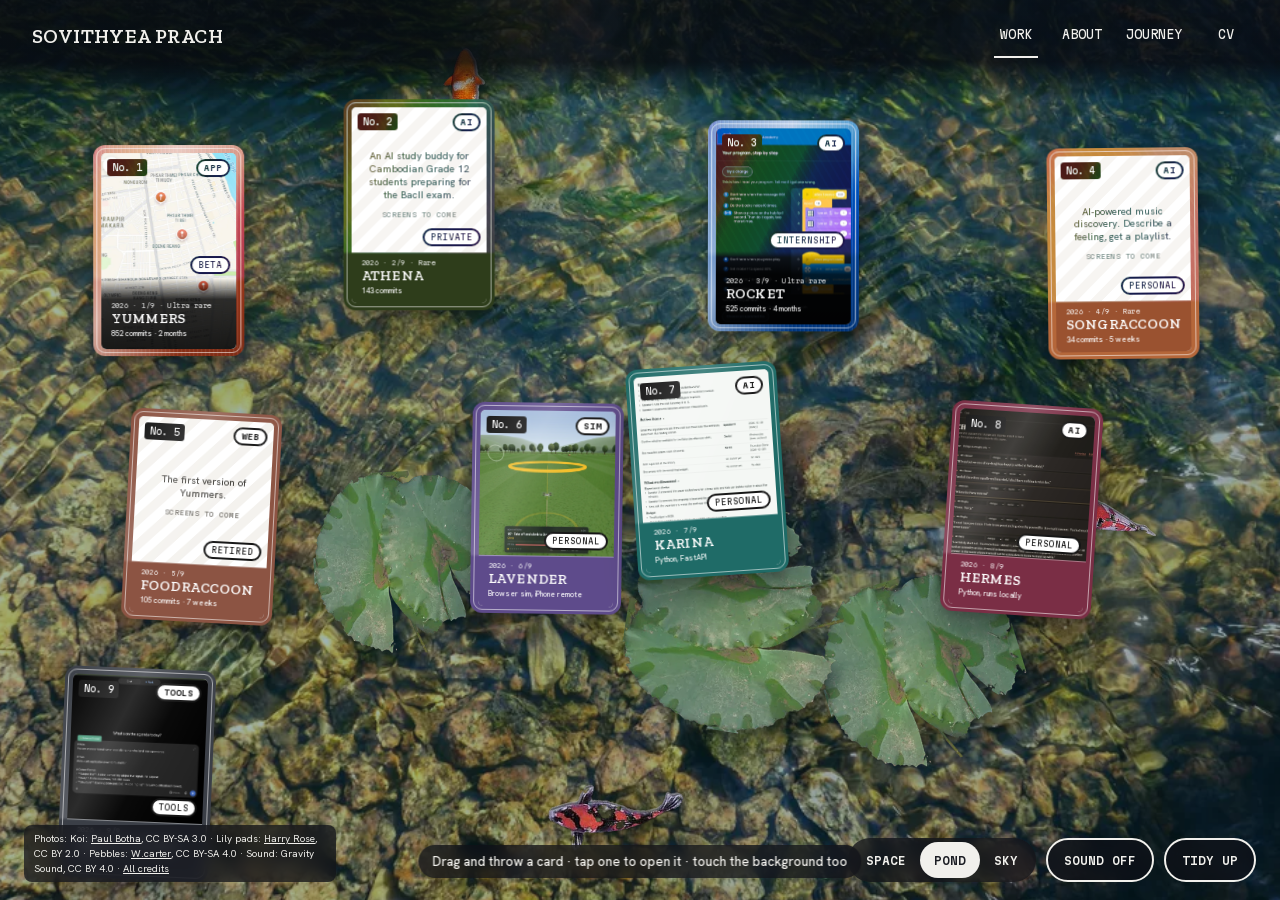
<file: index.html>
<!doctype html>
<html lang="en">
<head>
  <meta charset="utf-8">
  <meta name="viewport" content="width=device-width, initial-scale=1">
  <meta name="color-scheme" content="light dark">
  <title>Sovithyea Prach · Work</title>
  <meta name="description" content="Projects by Sovithyea Prach, Computer Science (AI) at Swinburne: Yummers, Athena, a Rocket Academy internship and more, shown as they really are.">
  <link rel="preload" href="assets/fonts/zilla-slab-700.woff2" as="font" type="font/woff2" crossorigin>
  <link rel="stylesheet" href="css/site.css">
  <script type="module" src="js/main.js"></script>
</head>
<body class="ui-dark">
  <canvas id="scene" aria-hidden="true"></canvas>
  <header class="top">
    <span class="slab site-name">Sovithyea Prach</span>
    <nav aria-label="Site"><a class="mono" href="./" aria-current="page">WORK</a><a class="mono" href="about/">ABOUT</a><a class="mono" href="journey/">JOURNEY</a><a class="mono" href="assets/cv.pdf" target="_blank" rel="noopener">CV</a></nav>
  </header>
  <main>
    <h1 class="visually-hidden">Work</h1>
    <ul class="table" id="cards" aria-label="Projects"></ul>
  </main>
  <section class="panel" id="panel" role="dialog" aria-modal="true" aria-labelledby="panel-title" hidden></section>
  <div class="tools">
    <div class="seg" role="group" aria-label="Scene" id="scene-switch"></div>
    <button class="tool mono" type="button" id="sound" aria-pressed="false">Sound off</button>
    <button class="tool mono" type="button" id="tidy">Tidy up</button>
    <button class="tool mono" type="button" id="shake" hidden>Enable shake</button>
  </div>
  <p class="credit chip" id="credit"></p>
  <p class="hint chip" id="hint">Drag and throw a card · tap one to open it · touch the background too</p>
</body>
</html>
</file>
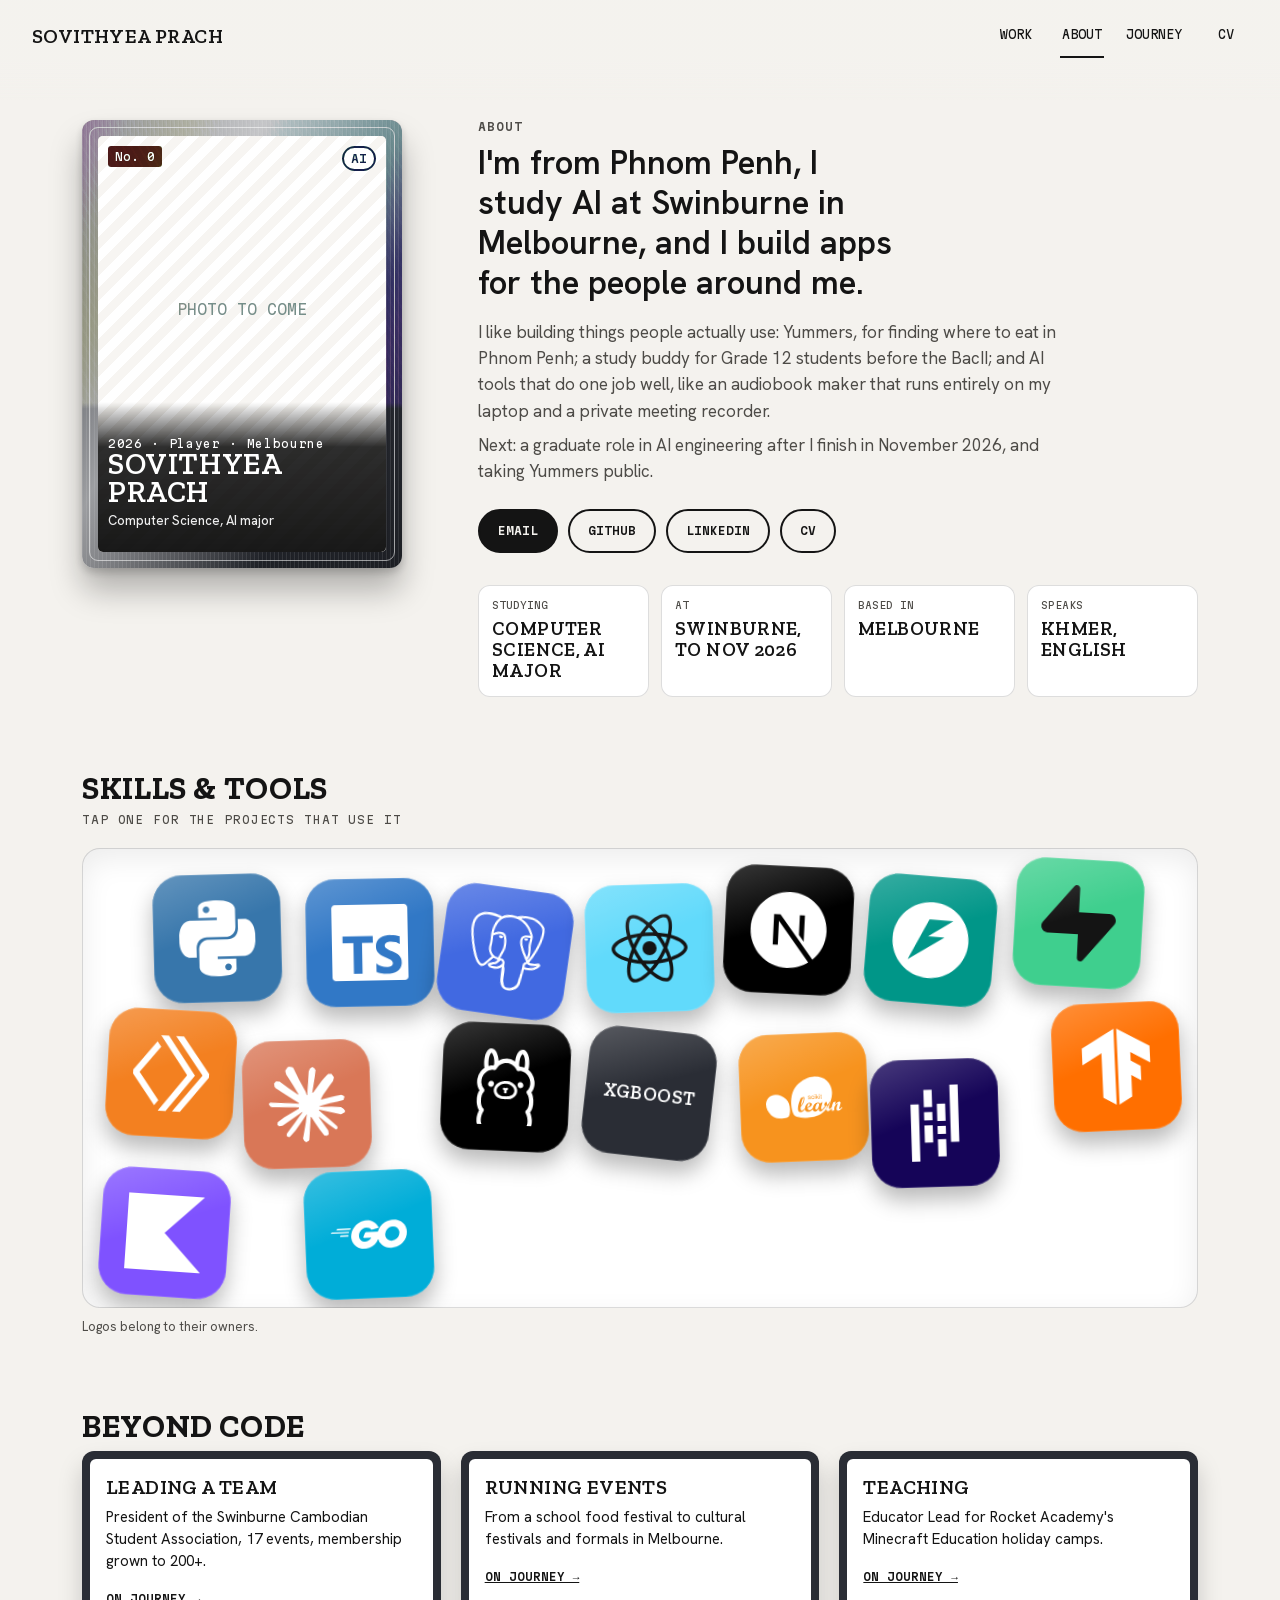
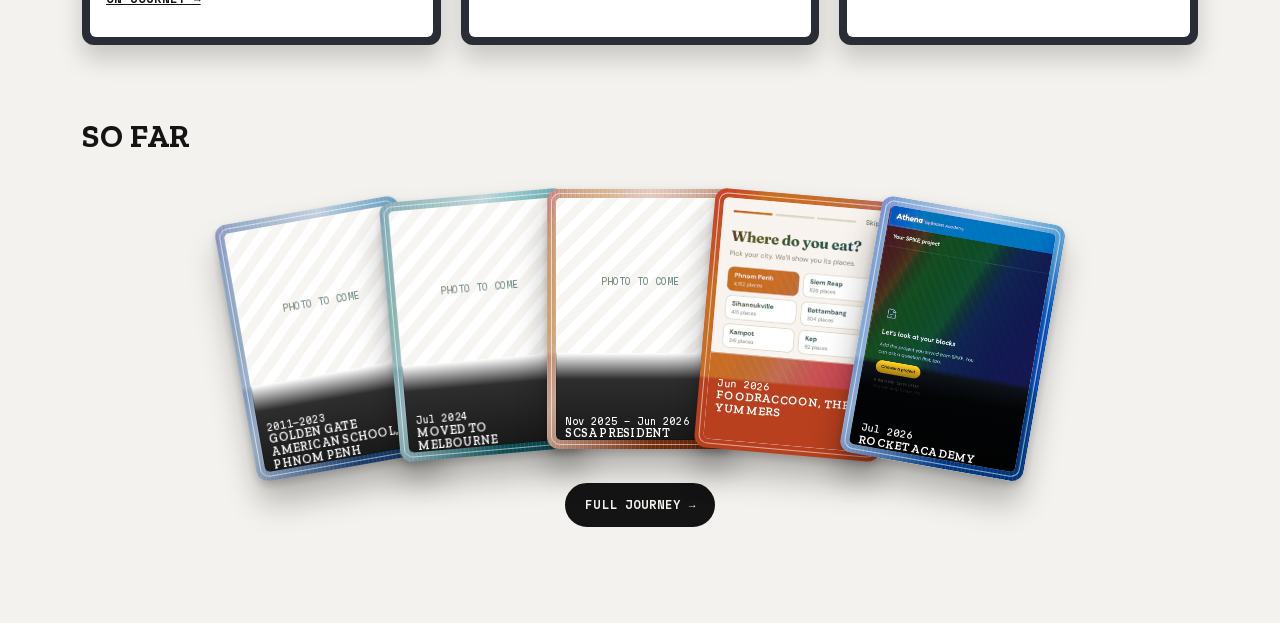
<file: about/index.html>
<!doctype html>
<html lang="en">
<head>
  <meta charset="utf-8">
  <meta name="viewport" content="width=device-width, initial-scale=1">
  <meta name="color-scheme" content="light dark">
  <title>Sovithyea Prach · About</title>
  <meta name="description" content="I'm from Phnom Penh, I study AI at Swinburne in Melbourne, and I build apps for the people around me.">
  <link rel="preload" href="../assets/fonts/zilla-slab-700.woff2" as="font" type="font/woff2" crossorigin>
  <link rel="stylesheet" href="../css/site.css">
  <script type="module" src="../js/about.js"></script>
</head>
<body class="page">
  <header class="top">
    <span class="slab site-name">Sovithyea Prach</span>
    <nav aria-label="Site"><a class="mono" href="../">WORK</a><a class="mono" href="./" aria-current="page">ABOUT</a><a class="mono" href="../journey/">JOURNEY</a><a class="mono" href="../assets/cv.pdf" target="_blank" rel="noopener">CV</a></nav>
  </header>
  <main>
    <section class="about-hero">
      <div class="player-wrap">
        <div class="card ultra player" role="img" aria-label="Vith's player card, photo to come">
          <span class="card-in">
            <span class="no mono">No. 0</span><span class="type mono">AI</span>
            <span class="empty"><span class="mono">Photo to come</span></span>
            <span class="name slab"><span class="set mono">2026 · Player · Melbourne</span>Sovithyea Prach<span class="stat">Computer Science, AI major</span></span>
          </span>
        </div>
      </div>
      <div>
        <h1 class="mono kicker">About</h1>
        <p class="lead">I'm from Phnom Penh, I study AI at Swinburne in Melbourne, and I build apps for the people around me.</p>
        <p class="more">I like building things people actually use: Yummers, for finding where to eat in Phnom Penh; a study buddy for Grade 12 students before the BacII; and AI tools that do one job well, like an audiobook maker that runs entirely on my laptop and a private meeting recorder.</p>
        <p class="more">Next: a graduate role in AI engineering after I finish in November 2026, and taking Yummers public.</p>
        <div class="btns">
          <a class="btn fill" href="mailto:prachsovithyea11@gmail.com">Email</a>
          <a class="btn" href="https://github.com/sovithyea">GitHub</a>
          <a class="btn" href="https://www.linkedin.com/in/sovithyeaprach">LinkedIn</a>
          <a class="btn" href="../assets/cv.pdf" target="_blank" rel="noopener">CV</a>
        </div>
        <dl class="stats">
          <div><dt class="mono">Studying</dt><dd class="slab">Computer Science, AI major</dd></div>
          <div><dt class="mono">At</dt><dd class="slab">Swinburne, to Nov 2026</dd></div>
          <div><dt class="mono">Based in</dt><dd class="slab">Melbourne</dd></div>
          <div><dt class="mono">Speaks</dt><dd class="slab">Khmer, English</dd></div>
        </dl>
      </div>
    </section>

    <h2 class="slab">Skills &amp; tools</h2>
    <p class="mono kicker">Tap one for the projects that use it</p>
    <ul class="apps" id="apps" aria-label="Skills and tools">
      <li>
        <button class="app" type="button" style="--lc: var(--b-python)" aria-expanded="false" aria-controls="app-0" aria-label="Python: Athena, Karina, Hermes, Gmail Sorter"><span class="logo" style="--lg: url(../assets/logos/python.svg)"></span></button>
        <div class="app-info" id="app-0" hidden><span class="slab">Python</span><ul><li><a href="../" style="--c: var(--p-athena)">Athena</a></li><li><a href="../" style="--c: var(--p-karina)">Karina</a></li><li><a href="../" style="--c: var(--p-hermes)">Hermes</a></li><li><a href="../" style="--c: var(--p-tools)">Gmail Sorter</a></li></ul></div>
      </li>
      <li>
        <button class="app" type="button" style="--lc: var(--b-typescript)" aria-expanded="false" aria-controls="app-1" aria-label="TypeScript: Yummers, Rocket, Lavender, Prompt Polish"><span class="logo" style="--lg: url(../assets/logos/typescript.svg)"></span></button>
        <div class="app-info" id="app-1" hidden><span class="slab">TypeScript</span><ul><li><a href="../" style="--c: var(--p-yummers)">Yummers</a></li><li><a href="../" style="--c: var(--p-rocket)">Rocket</a></li><li><a href="../" style="--c: var(--p-lavender)">Lavender</a></li><li><a href="../" style="--c: var(--p-tools)">Prompt Polish</a></li></ul></div>
      </li>
      <li>
        <button class="app" type="button" style="--lc: var(--b-postgresql)" aria-expanded="false" aria-controls="app-2" aria-label="SQL / PostgreSQL: Yummers"><span class="logo" style="--lg: url(../assets/logos/postgresql.svg)"></span></button>
        <div class="app-info" id="app-2" hidden><span class="slab">SQL / PostgreSQL</span><ul><li><a href="../" style="--c: var(--p-yummers)">Yummers</a></li></ul></div>
      </li>
      <li>
        <button class="app" type="button" style="--lc: var(--b-react); --fg: var(--on-light-brand)" aria-expanded="false" aria-controls="app-3" aria-label="React Native: Yummers"><span class="logo" style="--lg: url(../assets/logos/react.svg)"></span></button>
        <div class="app-info" id="app-3" hidden><span class="slab">React Native</span><ul><li><a href="../" style="--c: var(--p-yummers)">Yummers</a></li></ul></div>
      </li>
      <li>
        <button class="app" type="button" style="--lc: var(--b-next)" aria-expanded="false" aria-controls="app-4" aria-label="Next.js: SongRaccoon, FoodRaccoon"><span class="logo" style="--lg: url(../assets/logos/nextdotjs.svg)"></span></button>
        <div class="app-info" id="app-4" hidden><span class="slab">Next.js</span><ul><li><a href="../" style="--c: var(--p-songraccoon)">SongRaccoon</a></li><li><a href="../" style="--c: var(--p-foodraccoon)">FoodRaccoon</a></li></ul></div>
      </li>
      <li>
        <button class="app" type="button" style="--lc: var(--b-fastapi)" aria-expanded="false" aria-controls="app-5" aria-label="FastAPI: Athena, Karina, Hermes"><span class="logo" style="--lg: url(../assets/logos/fastapi.svg)"></span></button>
        <div class="app-info" id="app-5" hidden><span class="slab">FastAPI</span><ul><li><a href="../" style="--c: var(--p-athena)">Athena</a></li><li><a href="../" style="--c: var(--p-karina)">Karina</a></li><li><a href="../" style="--c: var(--p-hermes)">Hermes</a></li></ul></div>
      </li>
      <li>
        <button class="app" type="button" style="--lc: var(--b-supabase); --fg: var(--on-light-brand)" aria-expanded="false" aria-controls="app-6" aria-label="Supabase: Yummers, SongRaccoon, FoodRaccoon"><span class="logo" style="--lg: url(../assets/logos/supabase.svg)"></span></button>
        <div class="app-info" id="app-6" hidden><span class="slab">Supabase</span><ul><li><a href="../" style="--c: var(--p-yummers)">Yummers</a></li><li><a href="../" style="--c: var(--p-songraccoon)">SongRaccoon</a></li><li><a href="../" style="--c: var(--p-foodraccoon)">FoodRaccoon</a></li></ul></div>
      </li>
      <li>
        <button class="app" type="button" style="--lc: var(--b-cloudflare)" aria-expanded="false" aria-controls="app-7" aria-label="Cloudflare Workers: Rocket, Prompt Polish"><span class="logo" style="--lg: url(../assets/logos/cloudflareworkers.svg)"></span></button>
        <div class="app-info" id="app-7" hidden><span class="slab">Cloudflare Workers</span><ul><li><a href="../" style="--c: var(--p-rocket)">Rocket</a></li><li><a href="../" style="--c: var(--p-tools)">Prompt Polish</a></li></ul></div>
      </li>
      <li>
        <button class="app" type="button" style="--lc: var(--b-claude)" aria-expanded="false" aria-controls="app-8" aria-label="Claude &amp; LLM apps: SongRaccoon, Prompt Polish, Gmail Sorter"><span class="logo" style="--lg: url(../assets/logos/claude.svg)"></span></button>
        <div class="app-info" id="app-8" hidden><span class="slab">Claude &amp; LLM apps</span><ul><li><a href="../" style="--c: var(--p-songraccoon)">SongRaccoon</a></li><li><a href="../" style="--c: var(--p-tools)">Prompt Polish</a></li><li><a href="../" style="--c: var(--p-tools)">Gmail Sorter</a></li></ul></div>
      </li>
      <li>
        <button class="app" type="button" style="--lc: var(--b-ollama)" aria-expanded="false" aria-controls="app-9" aria-label="Local models (Ollama, Whisper): Hermes, Karina"><span class="logo" style="--lg: url(../assets/logos/ollama.svg)"></span></button>
        <div class="app-info" id="app-9" hidden><span class="slab">Local models (Ollama, Whisper)</span><ul><li><a href="../" style="--c: var(--p-hermes)">Hermes</a></li><li><a href="../" style="--c: var(--p-karina)">Karina</a></li></ul></div>
      </li>
      <li>
        <button class="app" type="button" style="--lc: var(--vith)" aria-expanded="false" aria-controls="app-10" aria-label="XGBoost: 2026_worldcup_prediction, wc26_ro32_predictor"><span class="word slab">XGBoost</span></button>
        <div class="app-info" id="app-10" hidden><span class="slab">XGBoost</span><ul><li><a href="https://github.com/sovithyea/2026_worldcup_prediction" style="--c: var(--p-repo)">2026_worldcup_prediction</a></li><li><a href="https://github.com/sovithyea/wc26_ro32_predictor" style="--c: var(--p-repo)">wc26_ro32_predictor</a></li></ul></div>
      </li>
      <li>
        <button class="app" type="button" style="--lc: var(--b-sklearn)" aria-expanded="false" aria-controls="app-11" aria-label="scikit-learn: 2026_worldcup_prediction, wc26_ro32_predictor, 2026_f1_prediction, cos30019_assignment2_b"><span class="logo" style="--lg: url(../assets/logos/scikitlearn.svg)"></span></button>
        <div class="app-info" id="app-11" hidden><span class="slab">scikit-learn</span><ul><li><a href="https://github.com/sovithyea/2026_worldcup_prediction" style="--c: var(--p-repo)">2026_worldcup_prediction</a></li><li><a href="https://github.com/sovithyea/wc26_ro32_predictor" style="--c: var(--p-repo)">wc26_ro32_predictor</a></li><li><a href="https://github.com/sovithyea/2026_f1_prediction" style="--c: var(--p-repo)">2026_f1_prediction</a></li><li><a href="https://github.com/sovithyea/cos30019_assignment2_b" style="--c: var(--p-repo)">cos30019_assignment2_b</a></li></ul></div>
      </li>
      <li>
        <button class="app" type="button" style="--lc: var(--b-pandas)" aria-expanded="false" aria-controls="app-12" aria-label="pandas: 2026_worldcup_prediction, wc26_ro32_predictor, 2026_f1_prediction, cos30019_assignment2_b"><span class="logo" style="--lg: url(../assets/logos/pandas.svg)"></span></button>
        <div class="app-info" id="app-12" hidden><span class="slab">pandas</span><ul><li><a href="https://github.com/sovithyea/2026_worldcup_prediction" style="--c: var(--p-repo)">2026_worldcup_prediction</a></li><li><a href="https://github.com/sovithyea/wc26_ro32_predictor" style="--c: var(--p-repo)">wc26_ro32_predictor</a></li><li><a href="https://github.com/sovithyea/2026_f1_prediction" style="--c: var(--p-repo)">2026_f1_prediction</a></li><li><a href="https://github.com/sovithyea/cos30019_assignment2_b" style="--c: var(--p-repo)">cos30019_assignment2_b</a></li></ul></div>
      </li>
      <li>
        <button class="app" type="button" style="--lc: var(--b-tensorflow)" aria-expanded="false" aria-controls="app-13" aria-label="TensorFlow: cos30019_assignment2_b"><span class="logo" style="--lg: url(../assets/logos/tensorflow.svg)"></span></button>
        <div class="app-info" id="app-13" hidden><span class="slab">TensorFlow</span><ul><li><a href="https://github.com/sovithyea/cos30019_assignment2_b" style="--c: var(--p-repo)">cos30019_assignment2_b</a></li></ul></div>
      </li>
      <li>
        <button class="app" type="button" style="--lc: var(--b-kotlin)" aria-expanded="false" aria-controls="app-14" aria-label="Kotlin: crud_note_app, rent_a_car_app"><span class="logo" style="--lg: url(../assets/logos/kotlin.svg)"></span></button>
        <div class="app-info" id="app-14" hidden><span class="slab">Kotlin</span><ul><li><a href="https://github.com/sovithyea/crud_note_app" style="--c: var(--p-repo)">crud_note_app</a></li><li><a href="https://github.com/sovithyea/rent_a_car_app" style="--c: var(--p-repo)">rent_a_car_app</a></li></ul></div>
      </li>
      <li>
        <button class="app" type="button" style="--lc: var(--b-go)" aria-expanded="false" aria-controls="app-15" aria-label="Go: rougelike_project"><span class="logo" style="--lg: url(../assets/logos/go.svg)"></span></button>
        <div class="app-info" id="app-15" hidden><span class="slab">Go</span><ul><li><a href="https://github.com/sovithyea/rougelike_project" style="--c: var(--p-repo)">rougelike_project</a></li></ul></div>
      </li>
    </ul>
    <p class="skills-note">Logos belong to their owners.</p>

    <h2 class="slab">Beyond code</h2>
    <ul class="beyond">
      <li><div><span class="slab">Leading a team</span><p>President of the Swinburne Cambodian Student Association, 17 events, membership grown to 200+.</p><a href="../journey/#m13">On Journey →</a></div></li>
      <li><div><span class="slab">Running events</span><p>From a school food festival to cultural festivals and formals in Melbourne.</p><a href="../journey/#m1">On Journey →</a></div></li>
      <li><div><span class="slab">Teaching</span><p>Educator Lead for Rocket Academy's Minecraft Education holiday camps.</p><a href="../journey/#m18">On Journey →</a></div></li>
    </ul>

    <h2 class="slab">So far</h2>
    <ol class="fan">
      <li style="--r: -10deg; --y: 20px"><a class="card ultra" href="../journey/#m0" style="--c: var(--t-school); --band: var(--t-school)"><span class="card-in"><span class="empty"><span class="mono">Photo to come</span></span><span class="name slab"><span class="set mono">2011–2023</span>Golden Gate American School, Phnom Penh</span></span></a></li>
      <li style="--r: -5deg; --y: 6px"><a class="card ultra" href="../journey/#m9" style="--c: var(--t-move); --band: var(--t-move)"><span class="card-in"><span class="empty"><span class="mono">Photo to come</span></span><span class="name slab"><span class="set mono">Jul 2024</span>Moved to Melbourne</span></span></a></li>
      <li style="--r: 0deg; --y: 0px"><a class="card ultra" href="../journey/#m13" style="--c: var(--t-leader); --band: var(--t-leader)"><span class="card-in"><span class="empty"><span class="mono">Photo to come</span></span><span class="name slab"><span class="set mono">Nov 2025 – Jun 2026</span>SCSA President</span></span></a></li>
      <li style="--r: 5deg; --y: 6px"><a class="card rare" href="../journey/#m15" style="--c: var(--p-yummers); --band: var(--p-yummers)"><span class="card-in"><img class="shot" src="../assets/shots/yummers/app-city.webp" alt="Yummers: choosing a city, Phnom Penh selected" width="828" height="1792" loading="lazy"><span class="name slab"><span class="set mono">Jun 2026</span>FoodRaccoon, then Yummers</span></span></a></li>
      <li style="--r: 10deg; --y: 20px"><a class="card ultra" href="../journey/#m17" style="--c: var(--p-rocket); --band: var(--p-rocket)"><span class="card-in"><img class="shot" src="../assets/shots/rocket/start-dark.webp" alt="Athena by Rocket Academy: a SPIKE project panel beside a chat that asks &quot;What are we building?&quot;" width="1600" height="1000" loading="lazy" style="object-position: left top"><span class="name slab"><span class="set mono">Jul 2026</span>Rocket Academy</span></span></a></li>
    </ol>
    <div class="fan-foot"><a class="btn fill" href="../journey/">Full journey →</a></div>
  </main>
</body>
</html>
</file>
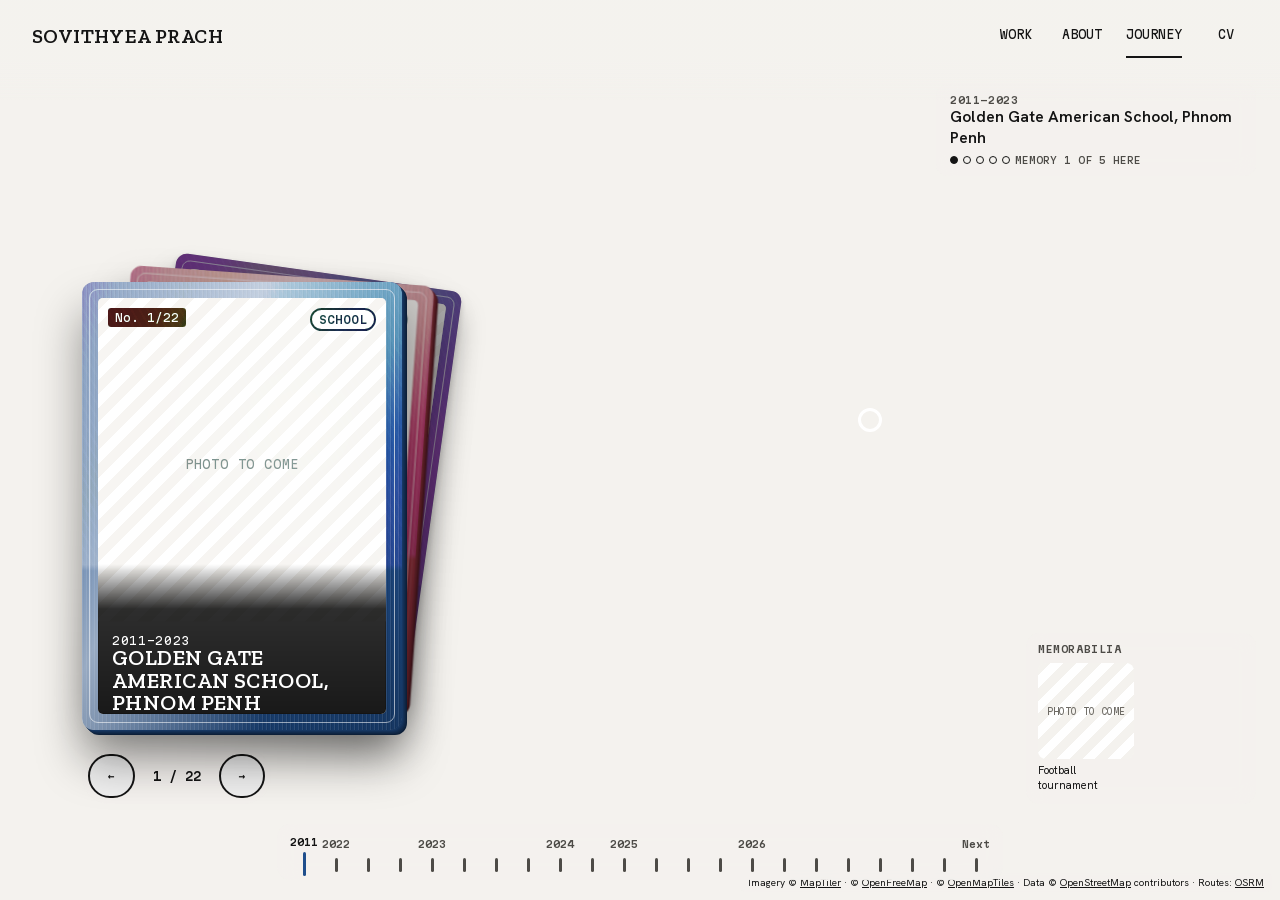
<file: journey/index.html>
<!doctype html>
<html lang="en">
<head>
  <meta charset="utf-8">
  <meta name="viewport" content="width=device-width, initial-scale=1">
  <meta name="color-scheme" content="light dark">
  <title>Sovithyea Prach · Journey</title>
  <link rel="preload" href="../assets/fonts/zilla-slab-700.woff2" as="font" type="font/woff2" crossorigin>
  <link rel="stylesheet" href="../js/vendor/maplibre/maplibre-gl.css">
  <link rel="stylesheet" href="../css/site.css">
  <script src="../js/vendor/maplibre/maplibre-gl.js"></script>
  <script type="module" src="../js/journey.js"></script>
</head>
<body class="page journey">
  <header class="top">
    <span class="slab site-name">Sovithyea Prach</span>
    <nav aria-label="Site"><a class="mono" href="../">WORK</a><a class="mono" href="../about/">ABOUT</a><a class="mono" href="./" aria-current="page">JOURNEY</a><a class="mono" href="../assets/cv.pdf" target="_blank" rel="noopener">CV</a></nav>
  </header>
  <h1 class="visually-hidden">Journey</h1>
  <div id="map" aria-label="Map of Vith's journey" role="img"></div>
  <p class="where glass" id="where" aria-live="polite"></p>
  <section class="stage" id="stage" aria-label="Milestones">
    <div class="hand" id="hand"></div>
    <div class="ctrl glass"><button type="button" class="btn" id="prev" aria-label="Previous milestone">←</button><span class="count mono" id="count"></span><button type="button" class="btn" id="next" aria-label="Next milestone">→</button></div>
  </section>
  <nav class="scrub glass" id="scrub" aria-label="Jump to a milestone"></nav>
  <button type="button" class="btn fill back" id="back" hidden>Back to the story</button>
  <aside class="memo glass" aria-label="Memorabilia"><h2 class="mono">Memorabilia</h2><ul id="memo-list"></ul></aside>
  <section class="panel" id="panel" role="dialog" aria-modal="true" aria-labelledby="panel-title" hidden></section>
  <p class="map-credit glass">Imagery © <a href="https://www.maptiler.com/copyright/">MapTiler</a> · © <a href="https://openfreemap.org">OpenFreeMap</a> · © <a href="https://www.openmaptiles.org/">OpenMapTiles</a> · Data © <a href="https://www.openstreetmap.org/copyright">OpenStreetMap</a> contributors · Routes: <a href="https://project-osrm.org">OSRM</a></p>
</body>
</html>
</file>
<file: css/site.css>
/* Fonts: self-hosted, Latin subset (assets/CREDITS.md) */
@font-face { font-family: 'Hanken Grotesk'; font-weight: 400 600; font-display: swap; src: url('../assets/fonts/hanken-grotesk.woff2') format('woff2'); unicode-range: U+0000-00FF, U+0131, U+0152-0153, U+02BB-02BC, U+02C6, U+02DA, U+02DC, U+0304, U+0308, U+0329, U+2000-206F, U+20AC, U+2122, U+2191, U+2193, U+2212, U+2215, U+FEFF, U+FFFD; }
@font-face { font-family: 'Martian Mono'; font-weight: 400 600; font-display: swap; src: url('../assets/fonts/martian-mono.woff2') format('woff2'); unicode-range: U+0000-00FF, U+0131, U+0152-0153, U+02BB-02BC, U+02C6, U+02DA, U+02DC, U+0304, U+0308, U+0329, U+2000-206F, U+20AC, U+2122, U+2191, U+2193, U+2212, U+2215, U+FEFF, U+FFFD; }
@font-face { font-family: 'Zilla Slab'; font-weight: 600; font-display: swap; src: url('../assets/fonts/zilla-slab-600.woff2') format('woff2'); unicode-range: U+0000-00FF, U+0131, U+0152-0153, U+02BB-02BC, U+02C6, U+02DA, U+02DC, U+0304, U+0308, U+0329, U+2000-206F, U+20AC, U+2122, U+2191, U+2193, U+2212, U+2215, U+FEFF, U+FFFD; }
@font-face { font-family: 'Zilla Slab'; font-weight: 700; font-display: swap; src: url('../assets/fonts/zilla-slab-700.woff2') format('woff2'); unicode-range: U+0000-00FF, U+0131, U+0152-0153, U+02BB-02BC, U+02C6, U+02DA, U+02DC, U+0304, U+0308, U+0329, U+2000-206F, U+20AC, U+2122, U+2191, U+2193, U+2212, U+2215, U+FEFF, U+FFFD; }

/* Tokens. The scene sets which ink the UI uses (D012): light ink over dark scenes, dark ink over the day sky.
   Text always sits on a chip or scrim so it reads over photos. */
:root {
  --paper: #ffffff;
  --card-ink: #ffffff;
  --empty-ink: #6f6c66;
  --empty-a: #f4f2ee;
  --empty-b: #ffffff;
  --scene-fallback: #15171c;
}
body.ui-dark  { --ink: #f1f0ec; --sub: #c0c2cc; --panel: #1b1d24; --rule: #f1f0ec; --chip: rgb(15 17 24 / .7); --scrim: 8 10 16; }
body.ui-light { --ink: #141414; --sub: #4d4b47; --panel: #f4f2ee; --rule: #141414; --chip: rgb(255 255 255 / .7); --scrim: 255 255 255; }

*, *::before, *::after { box-sizing: border-box; margin: 0; padding: 0; }
html, body { min-height: 100%; }
body { background: var(--scene-fallback); color: var(--ink); font-family: "Hanken Grotesk", system-ui, sans-serif; -webkit-font-smoothing: antialiased; }
.slab { font-family: "Zilla Slab", Rockwell, Georgia, serif; text-transform: uppercase; letter-spacing: .02em; }
.mono { font-family: "Martian Mono", ui-monospace, Menlo, monospace; }
.visually-hidden { position: absolute; width: 1px; height: 1px; overflow: hidden; clip-path: inset(50%); white-space: nowrap; }
:focus-visible { outline: 3px solid var(--ink); outline-offset: 3px; }

/* Top bar */
.top { position: fixed; inset: 0 0 auto; height: 72px; padding: 0 32px; display: flex; justify-content: space-between; align-items: center; z-index: 30; }
.site-name { font-size: 20px; }
/* A scrim behind the top bar so its text reads over any photo (criterion 15) */
.top::before { content: ""; position: absolute; inset: 0 0 -28px; z-index: -1; pointer-events: none;
  background: linear-gradient(rgb(var(--scrim) / .82) 0 62%, rgb(var(--scrim) / 0)); }
.top nav { display: flex; gap: 22px; }
.top nav a { color: var(--ink); text-decoration: none; font-size: 12px; border-bottom: 2px solid transparent; padding-bottom: 2px; }
.top nav a[aria-current] { border-bottom-color: var(--ink); }

/* The table: a still grid until the physics takes over (and for reduced motion) */
.table { list-style: none; display: flex; flex-wrap: wrap; gap: 24px; padding: 104px 32px 32px; justify-content: center; --cw: clamp(96px, 11.8vw, 190px); }

/* Cards */
.card { display: block; width: var(--cw); height: calc(var(--cw) * 1.4); padding: calc(var(--cw) * .05); border: 0; border-radius: 12px; background: var(--c);
  color: var(--card-ink); text-align: left; font: inherit; cursor: pointer; box-shadow: 0 22px 32px rgb(0 0 0 / .28), 0 4px 8px rgb(0 0 0 / .18); }
.card-in { display: block; position: relative; height: 100%; overflow: hidden; border-radius: 5px; background: var(--paper); }
.card .shot { position: absolute; inset: 0 0 26% 0; width: 100%; height: 74%; object-fit: cover; object-position: center 10%; }
.card .empty { position: absolute; inset: 0 0 26% 0; display: flex; flex-direction: column; justify-content: center; gap: 8px; padding: max(20px, 16%) 9% 9%; text-align: center; /* top room clears the No. badge */ color: var(--empty-ink);
  background: repeating-linear-gradient(135deg, var(--empty-a) 0 9px, var(--empty-b) 9px 18px); }
.card .empty-line { display: -webkit-box; -webkit-box-orient: vertical; -webkit-line-clamp: 5; overflow: hidden; color: #3d3b37; font-size: max(9px, calc(var(--cw) * .066)); font-weight: 500; line-height: 1.3; }
.card .empty .mono { font-size: max(7px, calc(var(--cw) * .045)); text-transform: uppercase; }
.card .name { position: absolute; inset: auto 0 0 0; height: 26%; display: flex; align-items: center; padding: 0 10px; background: var(--band); font-size: calc(var(--cw) * .092); }
.card .no { position: absolute; top: 6px; left: 6px; z-index: 1; padding: 3px 5px; border-radius: 3px; background: #141414; color: #fff; font-size: 9px; }
.card .status { position: absolute; right: 6px; bottom: calc(26% + 6px); z-index: 1; padding: 2px 6px; border: 2px solid #141414; border-radius: 999px; background: #fff; color: #141414; font-size: 8px; }

/* The light position is animatable, so an open card's finish can keep catching the light (D030) */
@property --sx { syntax: '<percentage>'; inherits: true; initial-value: 70%; }
@property --sy { syntax: '<percentage>'; inherits: true; initial-value: 30%; }

/* Printed-card finishes (D026): a thin inner keyline, a set line above the name, and a sheen that answers
   the cursor and a dragged card's tilt. Neither moves on its own. */
.card { position: relative; }
.card::before { content: ""; position: absolute; inset: calc(var(--cw) * .022); z-index: 2; border: 1px solid rgb(255 255 255 / .55); border-radius: 9px; pointer-events: none; }
.card::after { content: ""; position: absolute; inset: 0; z-index: 3; border-radius: 12px; pointer-events: none; mix-blend-mode: screen;
  background: linear-gradient(115deg, transparent 34%, rgb(255 255 255 / .38) 46%, rgb(255 255 255 / .08) 53%, transparent 62%);
  background-size: 260% 260%; background-position: var(--sx, 70%) var(--sy, 30%); opacity: var(--so, .45); transition: opacity .25s; }
.card:hover, .card.drag { --so: 1; }
/* every finish stays off the name band, so the white name keeps its contrast (criterion 15) */
.card::after { -webkit-mask: linear-gradient(#000 0 calc(74% - 4px), transparent calc(74% - 1px)); mask: linear-gradient(#000 0 calc(74% - 4px), transparent calc(74% - 1px)); }
.card-in { box-shadow: inset 0 0 0 1px rgb(0 0 0 / .2); }
.card .name { flex-direction: column; align-items: flex-start; justify-content: center; gap: 1px; box-shadow: inset 0 1px 0 rgb(255 255 255 / .35); }
.card .set { font-size: calc(var(--cw) * .042); letter-spacing: .06em; opacity: .8; text-transform: none; }
.card .stat { font: 500 calc(var(--cw) * .05) "Hanken Grotesk", system-ui, sans-serif; letter-spacing: 0; text-transform: none; opacity: .92; }
.card .type { position: absolute; top: 6px; right: 6px; z-index: 1; padding: 2px 6px; border: 2px solid #141414; border-radius: 999px; background: #fff; color: #141414; font-size: 8px; font-weight: 600; }

/* Rarity (D027): the rarer the card, the richer its finish. Common keeps the soft sheen above. */
.card.rare::after, .card.ultra::after { mix-blend-mode: color-dodge; opacity: var(--so, .55);
  background: linear-gradient(115deg, transparent 18%, rgb(255 60 160 / .42) 32%, rgb(255 220 40 / .42) 40%, rgb(40 255 170 / .42) 48%, rgb(40 170 255 / .42) 56%, rgb(170 70 255 / .42) 64%, transparent 80%),
    repeating-linear-gradient(60deg, rgb(255 255 255 / .06) 0 2px, transparent 2px 7px);
  background-size: 240% 240%, auto; background-position: var(--sx, 70%) var(--sy, 30%), 0 0; }
/* Ultra rare (D028): full art, a brushed-metal border in the project's colour, and a lean toward the mouse (table.js). No foil. */
/* ultra rare also wears the rainbow foil (D030), kept above the name's dark fade so the white name stays readable */
.card.ultra::after { -webkit-mask: linear-gradient(#000 0 calc(64% - 4px), transparent calc(64% + 2px)); mask: linear-gradient(#000 0 calc(64% - 4px), transparent calc(64% + 2px)); }
.card.ultra { background:
    linear-gradient(115deg, transparent 30%, rgb(255 255 255 / .55) 46%, transparent 62%) var(--sx, 70%) var(--sy, 30%) / 240% 240%,
    repeating-linear-gradient(90deg, rgb(255 255 255 / .09) 0 1px, rgb(0 0 0 / .08) 1px 2px, transparent 2px 4px),
    linear-gradient(160deg, color-mix(in srgb, var(--c) 70%, #fff), var(--c) 45%, color-mix(in srgb, var(--c) 70%, #000)); }
.card.ultra .shot { inset: 0; height: 100%; transform: translate(var(--px, 0px), var(--py, 0px)) scale(1.06); transition: transform .15s ease-out; }
.card.ultra .name { height: 36%; justify-content: flex-end; padding-bottom: 8%; background: linear-gradient(rgb(0 0 0 / 0), rgb(0 0 0 / .82) 30%, rgb(0 0 0 / .9)); box-shadow: none; }
.card.ultra .status { bottom: calc(36% + 4px); }

/* Once the physics runs, every card is placed by transform from the top-left corner */
.table.live { display: block; padding: 0; }
.table.live .card { position: fixed; top: 0; left: 0; touch-action: none; user-select: none; -webkit-user-select: none; cursor: grab; will-change: transform; z-index: 10; }
.table.live .card.drag { cursor: grabbing; z-index: 20; box-shadow: 0 34px 50px rgb(0 0 0 / .34), 0 6px 10px rgb(0 0 0 / .18); }
.card .shot, .card .empty { pointer-events: none; -webkit-user-drag: none; }

/* An opened card hovers in the corner; the rest fade back and keep drifting */
.table.live .card.open { z-index: 40; cursor: default; --so: 1; box-shadow: 0 30px 50px rgb(0 0 0 / .35), 0 0 26px 2px color-mix(in srgb, var(--c) 45%, transparent);
  animation: open-glow .9s ease-out, glint 3.6s ease-in-out .2s infinite; }
/* lifting into the corner: a glow in the card's own colour, then a light that keeps sweeping across it */
@keyframes open-glow { 0% { box-shadow: 0 30px 50px rgb(0 0 0 / .35), 0 0 0 0 color-mix(in srgb, var(--c) 0%, transparent); }
  35% { box-shadow: 0 30px 50px rgb(0 0 0 / .35), 0 0 60px 14px color-mix(in srgb, var(--c) 75%, transparent); } }
@keyframes glint { 0%, 100% { --sx: 115%; --sy: 0%; } 50% { --sx: -15%; --sy: 100%; } }
@media (prefers-reduced-motion: reduce) { .table.live .card.open { animation: none; } }
body.dim .table.live .card:not(.open) { opacity: .22; }
.table.live .card { transition: opacity .3s, box-shadow .2s; }

/* The store-listing panel (D011) */
.panel { position: fixed; z-index: 35; inset: var(--panel-top) 24px 24px var(--panel-left); overflow-y: auto; overscroll-behavior: contain;
  padding: 32px 36px; border-radius: 16px; background: var(--panel); color: var(--ink); animation: panel-in .45s cubic-bezier(.2,.9,.3,1); }
@keyframes panel-in { from { opacity: 0; transform: translateX(40px); } }
.panel .close { position: absolute; top: 20px; right: 20px; }
.panel .head { display: flex; flex-wrap: wrap; gap: 24px 32px; align-items: flex-end; justify-content: space-between; padding-right: 120px; }
/* the number sits on the name's own line, in the card's badge style (D011) */
.panel .name-row { display: flex; flex-wrap: wrap; align-items: center; gap: 8px 14px; }
.panel .no-badge { padding: 4px 8px; border-radius: 4px; background: var(--band, var(--c)); color: #fff; font-size: 11px; white-space: nowrap; }
.panel h2 { font-size: clamp(36px, 5vw, 64px); line-height: .95; }
.panel .line { margin-top: 10px; max-width: 46ch; font-size: 18px; line-height: 1.4; color: var(--sub); }
.panel .role { margin-top: 10px; font-size: 15px; font-weight: 600; }
.panel .links, .panel .steps { display: flex; flex-wrap: wrap; gap: 10px; }
.panel .btn { display: inline-flex; align-items: center; min-height: 44px; padding: 0 16px; border: 2px solid var(--ink); border-radius: 999px; background: none; color: var(--ink);
  font-size: 11px; font-weight: 600; text-transform: uppercase; text-decoration: none; cursor: pointer; }
.panel .links .btn:first-child { background: var(--ink); color: var(--panel); }
.panel .close { min-height: 44px; padding: 0 16px; border: 2px solid var(--ink); border-radius: 999px; background: none; color: var(--ink); font-size: 11px; font-weight: 600; text-transform: uppercase; cursor: pointer; }
.panel .facts { display: grid; grid-template-columns: repeat(auto-fit, minmax(150px, 1fr)); margin-top: 28px; border-block: 2px solid var(--rule); }
.panel .facts div { padding: 12px 12px 12px 0; }
.panel .facts dt { font-family: "Martian Mono", ui-monospace, monospace; font-size: 11px; color: var(--sub); text-transform: uppercase; }
.panel .facts dd { margin-top: 4px; font-size: 16px; font-weight: 600; line-height: 1.3; }
.panel .facts dd.num { font-family: "Martian Mono", ui-monospace, monospace; font-size: 15px; }
.panel .shelf { display: flex; align-items: flex-start; gap: 18px; overflow-x: auto; padding: 24px 0 8px; scroll-snap-type: x proximity; }
.frame { flex: none; scroll-snap-align: start; }
.frame img { display: block; height: auto; background: #111; }
.frame.phone img { width: 150px; border: 5px solid #111; border-radius: 22px; }
.frame.desktop { width: 420px; }
.frame.desktop .bar { display: flex; gap: 6px; padding: 8px 10px; border-radius: 10px 10px 0 0; background: #2a2c33; }
.frame.desktop .bar i { width: 9px; height: 9px; border-radius: 50%; background: #5b5e68; }
.frame.desktop img { width: 100%; border-radius: 0 0 10px 10px; }
.frame figcaption { margin-top: 6px; font-size: 10px; color: var(--sub); text-transform: uppercase; }
.frame.desktop figcaption { margin-top: 6px; }
.frame.none { display: grid; place-items: center; width: 150px; aspect-ratio: 828 / 1792; border: 2px dashed var(--sub); border-radius: 22px; color: var(--sub); font-size: 10px; text-transform: uppercase; text-align: center; }
.panel .minis { display: flex; flex-wrap: wrap; gap: 20px; margin-top: 28px; }
.mini { width: 280px; padding: 8px; border-radius: 10px; background: var(--c); }
.mini-in { min-height: 170px; padding: 16px; border-radius: 4px; background: var(--paper); color: #141414; }
.mini .tag { font-size: 9px; color: #5f5c57; }
.mini h3 { margin-top: 4px; font-size: 20px; }
.mini p:not(.tag) { margin-top: 8px; font-size: 14px; line-height: 1.4; }
.mini a { display: inline-block; margin-top: 10px; color: #141414; font-size: 11px; }
.panel .steps { margin-top: 20px; }

/* The scene canvas sits under everything */
#scene { position: fixed; inset: 0; width: 100%; height: 100%; z-index: 0; }
main { position: relative; z-index: 1; }

/* Chips: UI text over photos always sits on one */
.chip { background: var(--chip); -webkit-backdrop-filter: blur(8px); backdrop-filter: blur(8px); }
.tools { position: fixed; right: 24px; bottom: 18px; z-index: 30; display: flex; flex-wrap: wrap; gap: 10px; align-items: center; justify-content: flex-end; }
.seg { position: relative; display: flex; padding: 4px; border-radius: 999px; background: var(--chip); -webkit-backdrop-filter: blur(8px); backdrop-filter: blur(8px); }
.seg button { min-height: 36px; padding: 0 14px; border: 0; border-radius: 999px; background: none; color: var(--ink); font-size: 11px; font-weight: 600; text-transform: uppercase; cursor: pointer; }
.seg button { position: relative; z-index: 1; transition: color .25s; }
.seg button[aria-pressed="true"] { color: var(--panel); }
/* the highlight slides to the chosen scene (main.js sets its place) */
.seg .thumb { position: absolute; top: 4px; bottom: 4px; left: 0; border-radius: 999px; background: var(--ink); }
.seg.ready .thumb { transition: transform .38s cubic-bezier(.3, 1.35, .5, 1), width .38s cubic-bezier(.3, 1.35, .5, 1); }

/* Button presses (D029): a quick squeeze and a springy return; Sound ripples when it turns on; Tidy up wiggles */
.seg button, .tool, .panel .btn, .panel .close, .mini a { transition: transform .22s cubic-bezier(.3, 1.6, .5, 1), background-color .2s, color .2s; }
.seg button:active, .tool:active, .panel .btn:active, .panel .close:active { transform: scale(.9); transition-duration: .06s; }
.tool { position: relative; }
.tool.ripple::after { content: ""; position: absolute; inset: -2px; border-radius: 999px; border: 2px solid var(--ink); animation: ripple .6s ease-out forwards; pointer-events: none; }
@keyframes ripple { to { inset: -14px; opacity: 0; } }
.tool.wiggle { animation: wiggle .5s ease-in-out; }
@keyframes wiggle { 20% { transform: rotate(-6deg); } 40% { transform: rotate(5deg); } 60% { transform: rotate(-3deg); } 80% { transform: rotate(2deg); } }
@media (prefers-reduced-motion: reduce) {
  .seg.ready .thumb, .seg button, .tool, .panel .btn, .panel .close, .mini a { transition: background-color .2s, color .2s; }
  .seg button:active, .tool:active, .panel .btn:active, .panel .close:active { transform: none; }
  .tool.ripple::after, .tool.wiggle { animation: none; }
}
.tool { min-height: 44px; padding: 0 16px; border: 2px solid var(--ink); border-radius: 999px; background: var(--chip); color: var(--ink); font-size: 11px; font-weight: 600; text-transform: uppercase; cursor: pointer; -webkit-backdrop-filter: blur(8px); backdrop-filter: blur(8px); }
.hint { position: fixed; left: 50%; bottom: 22px; z-index: 30; transform: translateX(-50%); padding: 8px 14px; border-radius: 999px; color: var(--ink); font-size: 13px; font-weight: 500; white-space: nowrap; transition: opacity .6s; pointer-events: none; }
.hint.gone { opacity: 0; }
@media (max-width: 1180px) { .hint { bottom: auto; top: 76px; } }
.credit { position: fixed; left: 24px; bottom: 18px; z-index: 30; max-width: 52ch; padding: 6px 10px; border-radius: 8px; color: var(--ink); font-size: 10px; line-height: 1.5; }
.credit a { color: inherit; }
body.dim .credit { max-width: calc(var(--panel-left) - 40px); } /* stay clear of the open panel */
body.dim .tools { visibility: hidden; } /* the panel covers this corner; no slivers under its edge */

.debug { position: fixed; right: 12px; bottom: 12px; z-index: 50; padding: 10px 12px; border-radius: 8px; background: rgb(0 0 0 / .75); color: #9ff0b5; font-size: 11px; line-height: 1.5; white-space: pre; pointer-events: none; }

@media (max-width: 760px) {
  .top { padding: 0 16px; }
  .table { gap: 14px; padding: 88px 16px 24px; }
  .panel { inset: var(--panel-top) 0 0 0; padding: 24px 18px; border-radius: 16px 16px 0 0; }
  .panel .head { padding-right: 0; }
  .panel .close { top: 14px; right: 14px; }
  .tools { left: 12px; right: 12px; bottom: 12px; flex-wrap: nowrap; gap: 8px; }
  .seg button { padding: 0 10px; font-size: 10px; }
  .tool { padding: 0 11px; font-size: 10px; }
  .credit { left: 12px; right: 12px; bottom: 64px; max-width: none; }
  .hint { width: calc(100% - 24px); white-space: normal; text-align: center; border-radius: 12px; }
  body.dim .credit { display: none; } /* the sheet covers it on phones */
  /* small phone cards: clear the No. badge and the status pill, and clamp the line with an ellipsis */
  .card .empty { padding: 26px 7px; gap: 5px; }
  .card .type { font-size: 7px; padding: 1px 5px; }
  .card .stat { display: none; } /* too small to read on phone cards; it's in the panel's facts */
  .card .empty-line { -webkit-line-clamp: 2; font-size: 9px; }
  .card .empty .mono { font-size: 7px; white-space: nowrap; }
}

/* Reading pages (D044): About. They follow the visitor's light or dark setting (D003), not a scene. */
:root {
  --vith: #2a2d35; /* Vith's player card; the colour is still open (spec, open question 2) */
  --p-yummers: #b8401e; --p-athena: #2e3d1b; --p-rocket: #004aad; --p-songraccoon: #9a5230; --p-foodraccoon: #8c5443;
  --p-lavender: #5e4b8b; --p-karina: #1f6b67; --p-hermes: #7a2e45; --p-tools: #3b3f47; --p-repo: #24292f;
  /* the tools' own colours, from Simple Icons' data (assets/CREDITS.md) */
  --b-python: #3776ab; --b-typescript: #3178c6; --b-postgresql: #4169e1; --b-react: #61dafb; --b-next: #000000; --b-fastapi: #009688;
  --b-supabase: #3fcf8e; --b-cloudflare: #f38020; --b-claude: #d97757; --b-ollama: #000000; --b-xgboost: #1a5d8f; --b-sklearn: #f7931e;
  --b-pandas: #150458; --b-tensorflow: #ff6f00; --b-kotlin: #7f52ff; --b-go: #00add8;
  --on-light-brand: #141414; --on-brand: #ffffff;
}
body.page { --ink: #141414; --sub: #4d4b47; --panel: #f4f2ee; --rule: #141414; --chip: rgb(255 255 255 / .7); --scrim: 244 242 238;
  --bg: #f4f2ee; --surface: #ffffff; --line: rgb(20 20 20 / .14); background: var(--bg); }
@media (prefers-color-scheme: dark) {
  body.page { --ink: #f1f0ec; --sub: #c0c2cc; --panel: #1b1d24; --rule: #f1f0ec; --chip: rgb(15 17 24 / .7); --scrim: 17 19 24;
    --bg: #111318; --surface: #1b1d24; --line: rgb(241 240 236 / .16); --vith: #3a3e49; --b-next: #2b2b2b; --b-ollama: #2b2b2b; }
}
.top nav a { display: inline-flex; align-items: center; justify-content: center; min-width: 44px; min-height: 44px; }
.page main { max-width: 1180px; margin: 0 auto; padding: 120px 32px 96px; }
.page .kicker { font-size: 11px; color: var(--sub); text-transform: uppercase; letter-spacing: .08em; }
.page h2 { margin: 72px 0 6px; font-size: 32px; }
.page h2 + .kicker { margin-bottom: 22px; }
.page .btns { display: flex; flex-wrap: wrap; gap: 10px; margin-top: 24px; }
.page .btn { display: inline-flex; align-items: center; min-height: 44px; padding: 0 18px; border: 2px solid var(--ink); border-radius: 999px; color: var(--ink);
  font: 600 11px "Martian Mono", ui-monospace, monospace; text-transform: uppercase; text-decoration: none; transition: transform .22s cubic-bezier(.3, 1.6, .5, 1); }
.page .btn.fill { background: var(--ink); color: var(--bg); }
.page .btn:active { transform: scale(.9); transition-duration: .06s; }

.about-hero { display: grid; grid-template-columns: 340px 1fr; gap: 56px; align-items: start; }
.player-wrap { position: sticky; top: 96px; perspective: 900px; }
.player { --c: var(--vith); --cw: 320px; cursor: default; transition: transform .2s ease-out; }
.player .card-in .empty { inset: 0; padding-bottom: 40%; }
.player .name { font-size: 30px; line-height: .95; }
.player .set { font-size: 11px; opacity: 1; }
.player .stat { margin-top: 4px; font-size: 13px; }
.player .no, .player .type { top: 10px; padding: 4px 7px; font-size: 11px; }
.player .no { left: 10px; } .player .type { right: 10px; }
.lead { margin-top: 10px; max-width: 24ch; font-size: clamp(24px, 2.6vw, 34px); line-height: 1.2; font-weight: 600; text-wrap: balance; }
.more { margin-top: 16px; max-width: 60ch; font-size: 17px; line-height: 1.55; color: var(--sub); }
.more + .more { margin-top: 8px; }
.stats { display: grid; grid-template-columns: repeat(4, 1fr); gap: 12px; margin-top: 32px; }
.stats div { padding: 14px 14px 16px; border-radius: 12px; background: var(--surface); box-shadow: inset 0 0 0 1px var(--line); }
.stats dt { font-size: 10px; color: var(--sub); text-transform: uppercase; }
.stats dd { margin-top: 8px; font-size: 19px; line-height: 1.1; }

/* Skills (D045): app icons that drift on their own small table with the Work page's physics; tap one for its projects */
.apps { position: relative; display: flex; flex-wrap: wrap; gap: 16px; padding: 16px; list-style: none; border-radius: 18px; background: var(--surface);
  box-shadow: inset 0 0 0 1px var(--line), inset 0 10px 30px rgb(0 0 0 / .08); --aw: 128px; }
.apps > li { position: relative; }
.apps.live { display: block; height: 460px; overflow: hidden; touch-action: pan-y; }
.apps.live > li { position: absolute; top: 0; left: 0; will-change: transform; }
.app { position: relative; display: block; width: var(--aw); height: var(--aw); border: 0; border-radius: 23%; background: var(--lc); cursor: grab;
  box-shadow: 0 12px 22px rgb(0 0 0 / .28), inset 0 0 0 1px rgb(255 255 255 / .14); touch-action: none; user-select: none; -webkit-user-select: none; }
.app::after { content: ""; position: absolute; inset: 0; border-radius: inherit; pointer-events: none; background: linear-gradient(160deg, rgb(255 255 255 / .22), transparent 45%); }
.app.drag { cursor: grabbing; }
.app .logo { position: absolute; inset: 20%; background: var(--fg, var(--on-brand)); -webkit-mask: var(--lg) center / contain no-repeat; mask: var(--lg) center / contain no-repeat; }
.app .word { position: absolute; inset: 0; display: grid; place-items: center; color: var(--on-brand); font-size: calc(var(--aw) * .15); }
.app-info { position: absolute; z-index: 20; width: 240px; padding: 12px 12px 10px; border-radius: 12px; background: var(--panel); color: var(--ink);
  box-shadow: 0 16px 34px rgb(0 0 0 / .35), inset 0 0 0 1px var(--line); }
.app-info .slab { font-size: 18px; }
.app-info ul { display: flex; flex-wrap: wrap; gap: 6px; margin-top: 8px; list-style: none; }
.app-info a { display: inline-flex; align-items: center; min-height: 44px; padding: 0 10px; border-radius: 6px; background: var(--c); color: var(--card-ink);
  font-size: 12px; font-weight: 600; text-decoration: none; box-shadow: inset 0 0 0 2px var(--c), inset 0 0 0 3px rgb(255 255 255 / .5); }
.skills-note { margin-top: 10px; font-size: 13px; color: var(--sub); }

.beyond { display: grid; grid-template-columns: repeat(3, 1fr); gap: 20px; list-style: none; }
.beyond li { padding: 8px; border-radius: 12px; background: var(--vith); box-shadow: 0 14px 24px rgb(0 0 0 / .18); }
.beyond div { height: 100%; padding: 16px; border-radius: 6px; background: var(--paper); color: #141414; }
.beyond .slab { font-size: 20px; }
.beyond p { margin-top: 8px; font-size: 15px; line-height: 1.45; }

@media (prefers-reduced-motion: reduce) { .player, .page .btn { transition: none; } .page .btn:active { transform: none; } }
@media (max-width: 960px) {
  .about-hero { grid-template-columns: 1fr; gap: 32px; }
  .player-wrap { position: static; display: grid; justify-items: center; }
  .stats { grid-template-columns: repeat(2, 1fr); }
  .beyond { grid-template-columns: 1fr; }
}
@media (max-width: 760px) {
  .page main { padding: 96px 16px 80px; }
  .page .top nav { gap: 10px; }
  .player { --cw: 248px; }
  .player .name { font-size: 24px; }
  .lead { font-size: 22px; }
  .more { font-size: 16px; }
  .page h2 { margin-top: 56px; font-size: 26px; }
  .stats dd { font-size: 16px; }
  .apps { --aw: 76px; gap: 12px; }
  .apps.live { height: 560px; }
}

/* Journey (D048): a satellite map is the page; milestone cards in a hand over it, opened like the Work page's cards */
body.page {
  /* card colours by type (D048); project milestones keep their Work card colour. White text on each is 5.5:1 or more */
  --t-school: #1f4e8c; --t-event: #b23a48; --t-competition: #6a3f94; --t-champion: #8a5a00; --t-study: #2f6b4f;
  --t-move: #0f6672; --t-leader: #9c3d10; --t-teach: #566419; --t-next: #3b3f47;
  --glass: rgb(244 242 238 / .86); --ink-paper: #141414; --edge: #000000;
  --map-label: #ffffff; --map-halo: rgb(0 0 0 / .7); --map-building: #e9e4d8; --map-route-edge: #ffffff;
}
@media (prefers-color-scheme: dark) { body.page { --glass: rgb(17 19 24 / .82); } }
body.journey { overflow: hidden; }
.journey #map { position: fixed; inset: 0; cursor: grab; }
.journey #map:active { cursor: grabbing; }
.journey .maplibregl-ctrl-attrib { display: none; } /* credited in .map-credit */
.glass { background: var(--glass); -webkit-backdrop-filter: blur(10px); backdrop-filter: blur(10px); }
.journey .pin { width: 24px; height: 24px; border-radius: 50%; background: var(--c); border: 3px solid var(--paper);
  box-shadow: 0 0 0 7px color-mix(in srgb, var(--c) 35%, transparent), 0 6px 14px rgb(0 0 0 / .35); transition: opacity .4s, background-color .4s; }
.journey .pin.off { visibility: hidden; } /* MapLibre sets the marker's opacity inline, so opacity can't hide it */
.where { position: fixed; z-index: 5; right: 24px; top: 84px; max-width: 320px; padding: 10px 14px; border-radius: 12px; font-weight: 600; transition: opacity .3s; }
.where small, .journey .panel small { display: block; font: 600 10px "Martian Mono", ui-monospace, monospace; color: var(--sub); text-transform: uppercase; letter-spacing: .06em; }
.where .mem { display: flex; align-items: center; gap: 5px; margin-top: 6px; font: 500 10px "Martian Mono", ui-monospace, monospace; color: var(--sub); text-transform: uppercase; }
.where .mem i { width: 8px; height: 8px; border-radius: 50%; border: 1.5px solid var(--ink); }
.where .mem i.on { background: var(--ink); }
.map-credit { position: fixed; z-index: 5; right: 8px; bottom: 8px; padding: 3px 8px; border-radius: 6px; font-size: 10px; }
.map-credit a { color: inherit; }

/* the hand: the current card in front, the next two peeking behind, played cards sliding off */
.stage { --cw: 320px; position: fixed; z-index: 30; left: max(28px, calc((100% - 1180px) / 2 + 32px)); bottom: 96px; transition: transform .6s cubic-bezier(.2, .85, .25, 1); }
.hand { position: relative; width: var(--cw); height: calc(var(--cw) * 1.4); }
.hand > button { position: absolute; inset: 0; padding: 0; border: 0; background: none; cursor: pointer; font: inherit; color: inherit; text-align: left; transform-style: preserve-3d;
  transition: transform .7s cubic-bezier(.2, .85, .25, 1), opacity .5s ease, filter .5s ease; }
.hand > button .card { width: 100%; height: 100%; }
.hand > [data-d="0"] { z-index: 4; }
.hand > [data-d="1"] { z-index: 3; transform: translate(26px, -18px) rotate(4deg) scale(.95); filter: brightness(.82); }
.hand > [data-d="2"] { z-index: 2; transform: translate(50px, -34px) rotate(8deg) scale(.9); filter: brightness(.68); }
.hand > [data-d="far"] { z-index: 1; transform: translate(60px, -40px) rotate(10deg) scale(.86); opacity: 0; }
.hand > [data-d="past"] { z-index: 5; transform: translate(-130%, 40px) rotate(-14deg); opacity: 0; }
.hand > [data-d]:not([data-d="0"]) { pointer-events: none; }
.hand .card:not(.ultra) .shot, .hand .card:not(.ultra) .empty { bottom: 30%; height: 70%; }
.hand .card:not(.ultra) .name { height: 30%; }
.hand .card .name { font-size: calc(var(--cw) * .068); line-height: 1.02; padding: 0 14px; }
.hand .card .set { font-size: 11px; opacity: 1; }
.hand .card .no, .hand .card .type { top: 10px; padding: 3px 7px; font-size: 11px; }
.hand .card .no { left: 10px; }
.hand .card .type { right: 10px; }
.hand .card .shot.desk { object-position: left top; }
.hand .card .yr { position: absolute; inset: 0 0 30% 0; display: grid; place-items: center; font-size: calc(var(--cw) * .27); color: var(--ink-paper); background: var(--empty-a); }
.hand .card .empty .mono { font-size: 11px; }
.ctrl { display: flex; align-items: center; gap: 10px; width: max-content; margin-top: 18px; padding: 6px; border-radius: 999px; transition: opacity .3s; }
.ctrl .count { min-width: 64px; font-size: 12px; font-weight: 600; text-align: center; }

/* ultra rare cards feel 3D (D048): they lean, the art sits deeper than the name, the card shows an edge, a glare follows the light */
.hand .card.ultra { transform: perspective(900px) rotateX(var(--rx, 0deg)) rotateY(var(--ry, 0deg)); transition: transform .25s ease-out;
  box-shadow: 1px 1px 0 color-mix(in srgb, var(--c) 70%, var(--edge)), 2px 2px 0 color-mix(in srgb, var(--c) 62%, var(--edge)), 3px 3px 0 color-mix(in srgb, var(--c) 55%, var(--edge)),
    4px 4px 0 color-mix(in srgb, var(--c) 48%, var(--edge)), 5px 5px 0 color-mix(in srgb, var(--c) 40%, var(--edge)), 0 30px 46px rgb(0 0 0 / .4); }
.hand .card.ultra .shot, .hand .card.ultra .empty { transform: translate(var(--px, 0px), var(--py, 0px)) scale(1.1); transition: transform .25s ease-out; }
.hand .card.ultra .name { transform: translate(calc(var(--px, 0px) * -.35), calc(var(--py, 0px) * -.35)); transition: transform .25s ease-out; }
.hand .card.ultra .no, .hand .card.ultra .type { transform: translate(calc(var(--px, 0px) * -.6), calc(var(--py, 0px) * -.6)); }
.hand .card.ultra .card-in::after { content: ""; position: absolute; inset: 0; z-index: 2; pointer-events: none; mix-blend-mode: soft-light;
  background: radial-gradient(circle at var(--sx, 70%) var(--sy, 30%), rgb(255 255 255 / .35), transparent 45%); }
.hand > [data-d="0"] .card.ultra:not(.hov) { animation: ultra-lean 7s ease-in-out infinite; }
@keyframes ultra-lean {
  0%, 100% { --rx: 4deg; --ry: -9deg; --px: 6px; --py: 3px; --sx: 85%; --sy: 20%; }
  50% { --rx: -3deg; --ry: 9deg; --px: -6px; --py: -2px; --sx: 15%; --sy: 70%; }
}
@property --rx { syntax: "<angle>"; inherits: true; initial-value: 0deg; }
@property --ry { syntax: "<angle>"; inherits: true; initial-value: 0deg; }
@property --px { syntax: "<length>"; inherits: true; initial-value: 0px; }
@property --py { syntax: "<length>"; inherits: true; initial-value: 0px; }

.scrub { position: fixed; z-index: 6; left: 50%; bottom: 20px; translate: -50% 0; display: flex; align-items: flex-end; gap: 2px; max-width: calc(100% - 24px); padding: 6px 12px 4px; border-radius: 14px; transition: opacity .3s; }
.scrub button { position: relative; display: grid; justify-items: center; gap: 4px; min-width: 30px; min-height: 44px; padding: 6px 0 0; border: 0; background: none; color: var(--sub); font: 600 10px "Martian Mono", ui-monospace, monospace; cursor: pointer; }
.scrub button i { width: 3px; height: 14px; border-radius: 2px; background: currentColor; transition: height .3s, background-color .3s; }
.scrub button[aria-current] { color: var(--ink); }
.scrub button[aria-current] i { height: 24px; background: var(--c); }
.scrub button span { min-height: 12px; }
.back[hidden] { display: none; }
.back { position: fixed; z-index: 7; left: 50%; top: 84px; translate: -50% 0; box-shadow: 0 10px 24px rgb(0 0 0 / .3); }
.memo { position: fixed; z-index: 5; right: 24px; bottom: 96px; width: 230px; padding: 10px 12px 12px; border-radius: 14px; transition: opacity .3s; }
.memo h2 { margin: 0; font-size: 10px; color: var(--sub); text-transform: uppercase; letter-spacing: .06em; }
.memo ul { display: flex; gap: 8px; margin-top: 8px; list-style: none; overflow-x: auto; }
.memo li { flex: none; width: 96px; font-size: 11px; line-height: 1.3; }
.memo .empty, .chapter .margin .empty { display: grid; place-items: center; border-radius: 8px; color: var(--empty-ink); font-size: 9px; text-transform: uppercase;
  background: repeating-linear-gradient(135deg, var(--empty-a) 0 9px, var(--empty-b) 9px 18px); }
.memo .empty { aspect-ratio: 1; margin-bottom: 4px; }

/* opened, like a card on the Work page: it lifts into the corner with a glow in its colour, and the chapter opens beside it */
body.opened .stage { transform: translate(var(--ox), var(--oy)) scale(.82); }
body.opened .hand > [data-d="0"] .card { --so: 1; box-shadow: 0 30px 50px rgb(0 0 0 / .35), 0 0 26px 2px color-mix(in srgb, var(--c) 45%, transparent); }
body.opened :is(.hand > [data-d="1"], .hand > [data-d="2"], .ctrl, .scrub, .where, .memo, .back) { opacity: 0; pointer-events: none; }
.journey .panel { --panel: var(--surface); --panel-top: 80px; --panel-left: calc(max(28px, (100% - 1180px) / 2 + 32px) + 300px); }
.chapter { display: grid; grid-template-columns: 1fr 260px; gap: 36px; padding-right: 90px; }
.chapter .big { display: block; font-size: clamp(90px, 11vw, 160px); line-height: .8; color: transparent; -webkit-text-stroke: 1.5px var(--ink); }
.chapter .kick { margin-top: 14px; font-size: 11px; color: var(--sub); text-transform: uppercase; }
.chapter h2 { margin-top: 18px; font-size: clamp(32px, 4vw, 56px); line-height: .95; }
.chapter .line { max-width: 52ch; }
.chapter .links { margin-top: 18px; }
.chapter .rail { display: grid; align-content: start; gap: 14px; padding: 60px 0 0 20px; border-left: 1px solid var(--line); }
.chapter .nb { display: block; min-height: 44px; padding: 8px 0; border: 0; background: none; color: var(--ink); font: 600 15px "Hanken Grotesk", system-ui, sans-serif; text-align: left; cursor: pointer; }
.chapter .margin img { display: block; width: 100%; border-radius: 10px; }
.chapter .margin .empty { aspect-ratio: 3 / 4; font-size: 10px; }

@media (prefers-reduced-motion: reduce) {
  .hand > button, .stage, .hand, .journey .pin, .hand .card.ultra, .hand .card.ultra .shot, .hand .card.ultra .empty, .hand .card.ultra .name { transition: none; }
  .hand > [data-d="0"] .card.ultra:not(.hov) { animation: none; }
}
@media (max-width: 760px) {
  .stage { --cw: 210px; left: 50%; bottom: 112px; margin-left: -118px; }
  /* the whole trip fills a phone's screen, so the hand shrinks down onto its controls (D051) */
  .hand { transform-origin: 50% 100%; transition: transform .6s cubic-bezier(.2, .85, .25, 1); }
  body.whole:not(.opened) .hand { transform: scale(.5); }
  .ctrl { margin: 14px auto 0; }
  .where { left: 12px; right: auto; top: 64px; max-width: calc(100% - 24px); }
  .map-credit { left: 6px; right: 6px; bottom: 4px; padding: 2px 6px; font-size: 9px; text-align: center; }
  .scrub { bottom: 46px; padding: 4px 6px; }
  .scrub button { min-width: 18px; }
  .scrub button span { display: none; }
  .scrub button[aria-current] span { display: block; position: absolute; top: -14px; }
  .memo { display: none; }
  .back { top: auto; bottom: 410px; }
  .journey .panel { --panel-top: 52vh; --panel-left: 0; }
  .chapter { grid-template-columns: 1fr; padding-right: 0; }
  .chapter .rail { padding: 0; border: 0; }
}

/* small phones: the name and four links share one line */
@media (max-width: 420px) {
  .top { padding: 0 10px 0 14px; }
  .top .site-name { font-size: 15px; white-space: nowrap; }
  .top nav, .page .top nav { gap: 0; }
  .top nav a { padding: 0 5px; font-size: 11px; }
}

/* About's "So far": five Journey cards fanned out, each opening Journey at its milestone (D048) */
.beyond a { display: inline-flex; align-items: center; min-height: 44px; margin-top: 4px; font: 600 11px "Martian Mono", ui-monospace, monospace; text-transform: uppercase; color: var(--ink-paper); }
.fan { display: flex; justify-content: center; padding: 28px 0 8px; list-style: none; }
.fan li { margin: 0 -14px; transform: rotate(var(--r)) translateY(var(--y)); transition: transform .25s cubic-bezier(.3, 1.4, .5, 1); }
.fan li:hover, .fan li:focus-within { z-index: 2; transform: rotate(0) translateY(-18px); }
.fan .card { --cw: 186px; text-decoration: none; }
.fan .card .name { height: 36%; padding: 0 9px; font-size: 12px; line-height: 1.05; }
.fan .card:not(.ultra) .shot, .fan .card .empty { bottom: 36%; height: 64%; }
.fan .card .set { font-size: 9px; opacity: 1; }
.fan .card .empty .mono { font-size: 9px; }
.fan-foot { display: flex; justify-content: center; margin-top: 26px; }
@media (prefers-reduced-motion: reduce) { .fan li { transition: none; } }
@media (max-width: 960px) {
  .fan { justify-content: flex-start; overflow-x: auto; scroll-snap-type: x mandatory; margin: 0 -16px; padding: 24px 16px 16px; }
  .fan li { flex: none; margin: 0 6px; transform: none; scroll-snap-align: center; }
  .fan li:hover, .fan li:focus-within { transform: none; }
}
</file>
<file: js/vendor/maplibre/maplibre-gl.css>
.maplibregl-map{font:12px/20px Helvetica Neue,Arial,Helvetica,sans-serif;overflow:hidden;position:relative;-webkit-tap-highlight-color:rgb(0 0 0/0)}.maplibregl-canvas{left:0;position:absolute;top:0}.maplibregl-map:fullscreen{height:100%;width:100%}.maplibregl-ctrl-group button.maplibregl-ctrl-compass{touch-action:none}.maplibregl-canvas-container.maplibregl-interactive,.maplibregl-ctrl-group button.maplibregl-ctrl-compass{cursor:grab;-webkit-user-select:none;-moz-user-select:none;user-select:none}.maplibregl-canvas-container.maplibregl-interactive.maplibregl-track-pointer{cursor:pointer}.maplibregl-canvas-container.maplibregl-interactive:active,.maplibregl-ctrl-group button.maplibregl-ctrl-compass:active{cursor:grabbing}.maplibregl-canvas-container.maplibregl-touch-zoom-rotate,.maplibregl-canvas-container.maplibregl-touch-zoom-rotate .maplibregl-canvas{touch-action:pan-x pan-y}.maplibregl-canvas-container.maplibregl-touch-drag-pan,.maplibregl-canvas-container.maplibregl-touch-drag-pan .maplibregl-canvas{touch-action:pinch-zoom}.maplibregl-canvas-container.maplibregl-touch-zoom-rotate.maplibregl-touch-drag-pan,.maplibregl-canvas-container.maplibregl-touch-zoom-rotate.maplibregl-touch-drag-pan .maplibregl-canvas{touch-action:none}.maplibregl-canvas-container.maplibregl-touch-drag-pan.maplibregl-cooperative-gestures,.maplibregl-canvas-container.maplibregl-touch-drag-pan.maplibregl-cooperative-gestures .maplibregl-canvas{touch-action:pan-x pan-y}.maplibregl-ctrl-bottom-left,.maplibregl-ctrl-bottom-right,.maplibregl-ctrl-top-left,.maplibregl-ctrl-top-right{pointer-events:none;position:absolute;z-index:2}.maplibregl-ctrl-top-left{left:0;top:0}.maplibregl-ctrl-top-right{right:0;top:0}.maplibregl-ctrl-bottom-left{bottom:0;left:0}.maplibregl-ctrl-bottom-right{bottom:0;right:0}.maplibregl-ctrl{clear:both;pointer-events:auto;transform:translate(0)}.maplibregl-ctrl-top-left .maplibregl-ctrl{float:left;margin:10px 0 0 10px}.maplibregl-ctrl-top-right .maplibregl-ctrl{float:right;margin:10px 10px 0 0}.maplibregl-ctrl-bottom-left .maplibregl-ctrl{float:left;margin:0 0 10px 10px}.maplibregl-ctrl-bottom-right .maplibregl-ctrl{float:right;margin:0 10px 10px 0}.maplibregl-ctrl-group{background:#fff;border-radius:4px}.maplibregl-ctrl-group:not(:empty){box-shadow:0 0 0 2px rgba(0,0,0,.1)}@media (forced-colors:active){.maplibregl-ctrl-group:not(:empty){box-shadow:0 0 0 2px ButtonText}}.maplibregl-ctrl-group button{background-color:transparent;border:0;box-sizing:border-box;cursor:pointer;display:block;height:29px;outline:none;padding:0;width:29px}.maplibregl-ctrl-group button+button{border-top:1px solid #ddd}.maplibregl-ctrl button .maplibregl-ctrl-icon{background-position:50%;background-repeat:no-repeat;display:block;height:100%;width:100%}@media (forced-colors:active){.maplibregl-ctrl-icon{background-color:transparent}.maplibregl-ctrl-group button+button{border-top:1px solid ButtonText}}.maplibregl-ctrl button::-moz-focus-inner{border:0;padding:0}.maplibregl-ctrl-attrib-button:focus,.maplibregl-ctrl-group button:focus{box-shadow:0 0 2px 2px #0096ff}.maplibregl-ctrl button:disabled{cursor:not-allowed}.maplibregl-ctrl button:disabled .maplibregl-ctrl-icon{opacity:.25}.maplibregl-ctrl button:not(:disabled):hover{background-color:rgb(0 0 0/5%)}.maplibregl-ctrl-group button:focus:focus-visible{box-shadow:0 0 2px 2px #0096ff}.maplibregl-ctrl-group button:focus:not(:focus-visible){box-shadow:none}.maplibregl-ctrl-group button:focus:first-child{border-radius:4px 4px 0 0}.maplibregl-ctrl-group button:focus:last-child{border-radius:0 0 4px 4px}.maplibregl-ctrl-group button:focus:only-child{border-radius:inherit}.maplibregl-ctrl button.maplibregl-ctrl-zoom-out .maplibregl-ctrl-icon{background-image:url("data:image/svg+xml;charset=utf-8,%3Csvg xmlns='http://www.w3.org/2000/svg' width='29' height='29' fill='%23333' viewBox='0 0 29 29'%3E%3Cpath d='M10 13c-.75 0-1.5.75-1.5 1.5S9.25 16 10 16h9c.75 0 1.5-.75 1.5-1.5S19.75 13 19 13z'/%3E%3C/svg%3E")}.maplibregl-ctrl button.maplibregl-ctrl-zoom-in .maplibregl-ctrl-icon{background-image:url("data:image/svg+xml;charset=utf-8,%3Csvg xmlns='http://www.w3.org/2000/svg' width='29' height='29' fill='%23333' viewBox='0 0 29 29'%3E%3Cpath d='M14.5 8.5c-.75 0-1.5.75-1.5 1.5v3h-3c-.75 0-1.5.75-1.5 1.5S9.25 16 10 16h3v3c0 .75.75 1.5 1.5 1.5S16 19.75 16 19v-3h3c.75 0 1.5-.75 1.5-1.5S19.75 13 19 13h-3v-3c0-.75-.75-1.5-1.5-1.5'/%3E%3C/svg%3E")}@media (forced-colors:active){.maplibregl-ctrl button.maplibregl-ctrl-zoom-out .maplibregl-ctrl-icon{background-image:url("data:image/svg+xml;charset=utf-8,%3Csvg xmlns='http://www.w3.org/2000/svg' width='29' height='29' fill='%23fff' viewBox='0 0 29 29'%3E%3Cpath d='M10 13c-.75 0-1.5.75-1.5 1.5S9.25 16 10 16h9c.75 0 1.5-.75 1.5-1.5S19.75 13 19 13z'/%3E%3C/svg%3E")}.maplibregl-ctrl button.maplibregl-ctrl-zoom-in .maplibregl-ctrl-icon{background-image:url("data:image/svg+xml;charset=utf-8,%3Csvg xmlns='http://www.w3.org/2000/svg' width='29' height='29' fill='%23fff' viewBox='0 0 29 29'%3E%3Cpath d='M14.5 8.5c-.75 0-1.5.75-1.5 1.5v3h-3c-.75 0-1.5.75-1.5 1.5S9.25 16 10 16h3v3c0 .75.75 1.5 1.5 1.5S16 19.75 16 19v-3h3c.75 0 1.5-.75 1.5-1.5S19.75 13 19 13h-3v-3c0-.75-.75-1.5-1.5-1.5'/%3E%3C/svg%3E")}}@media (forced-colors:active) and (prefers-color-scheme:light){.maplibregl-ctrl button.maplibregl-ctrl-zoom-out .maplibregl-ctrl-icon{background-image:url("data:image/svg+xml;charset=utf-8,%3Csvg xmlns='http://www.w3.org/2000/svg' width='29' height='29' viewBox='0 0 29 29'%3E%3Cpath d='M10 13c-.75 0-1.5.75-1.5 1.5S9.25 16 10 16h9c.75 0 1.5-.75 1.5-1.5S19.75 13 19 13z'/%3E%3C/svg%3E")}.maplibregl-ctrl button.maplibregl-ctrl-zoom-in .maplibregl-ctrl-icon{background-image:url("data:image/svg+xml;charset=utf-8,%3Csvg xmlns='http://www.w3.org/2000/svg' width='29' height='29' viewBox='0 0 29 29'%3E%3Cpath d='M14.5 8.5c-.75 0-1.5.75-1.5 1.5v3h-3c-.75 0-1.5.75-1.5 1.5S9.25 16 10 16h3v3c0 .75.75 1.5 1.5 1.5S16 19.75 16 19v-3h3c.75 0 1.5-.75 1.5-1.5S19.75 13 19 13h-3v-3c0-.75-.75-1.5-1.5-1.5'/%3E%3C/svg%3E")}}.maplibregl-ctrl button.maplibregl-ctrl-fullscreen .maplibregl-ctrl-icon{background-image:url("data:image/svg+xml;charset=utf-8,%3Csvg xmlns='http://www.w3.org/2000/svg' width='29' height='29' fill='%23333' viewBox='0 0 29 29'%3E%3Cpath d='M24 16v5.5c0 1.75-.75 2.5-2.5 2.5H16v-1l3-1.5-4-5.5 1-1 5.5 4 1.5-3zM6 16l1.5 3 5.5-4 1 1-4 5.5 3 1.5v1H7.5C5.75 24 5 23.25 5 21.5V16zm7-11v1l-3 1.5 4 5.5-1 1-5.5-4L6 13H5V7.5C5 5.75 5.75 5 7.5 5zm11 2.5c0-1.75-.75-2.5-2.5-2.5H16v1l3 1.5-4 5.5 1 1 5.5-4 1.5 3h1z'/%3E%3C/svg%3E")}.maplibregl-ctrl button.maplibregl-ctrl-shrink .maplibregl-ctrl-icon{background-image:url("data:image/svg+xml;charset=utf-8,%3Csvg xmlns='http://www.w3.org/2000/svg' width='29' height='29' viewBox='0 0 29 29'%3E%3Cpath d='M18.5 16c-1.75 0-2.5.75-2.5 2.5V24h1l1.5-3 5.5 4 1-1-4-5.5 3-1.5v-1zM13 18.5c0-1.75-.75-2.5-2.5-2.5H5v1l3 1.5L4 24l1 1 5.5-4 1.5 3h1zm3-8c0 1.75.75 2.5 2.5 2.5H24v-1l-3-1.5L25 5l-1-1-5.5 4L17 5h-1zM10.5 13c1.75 0 2.5-.75 2.5-2.5V5h-1l-1.5 3L5 4 4 5l4 5.5L5 12v1z'/%3E%3C/svg%3E")}@media (forced-colors:active){.maplibregl-ctrl button.maplibregl-ctrl-fullscreen .maplibregl-ctrl-icon{background-image:url("data:image/svg+xml;charset=utf-8,%3Csvg xmlns='http://www.w3.org/2000/svg' width='29' height='29' fill='%23fff' viewBox='0 0 29 29'%3E%3Cpath d='M24 16v5.5c0 1.75-.75 2.5-2.5 2.5H16v-1l3-1.5-4-5.5 1-1 5.5 4 1.5-3zM6 16l1.5 3 5.5-4 1 1-4 5.5 3 1.5v1H7.5C5.75 24 5 23.25 5 21.5V16zm7-11v1l-3 1.5 4 5.5-1 1-5.5-4L6 13H5V7.5C5 5.75 5.75 5 7.5 5zm11 2.5c0-1.75-.75-2.5-2.5-2.5H16v1l3 1.5-4 5.5 1 1 5.5-4 1.5 3h1z'/%3E%3C/svg%3E")}.maplibregl-ctrl button.maplibregl-ctrl-shrink .maplibregl-ctrl-icon{background-image:url("data:image/svg+xml;charset=utf-8,%3Csvg xmlns='http://www.w3.org/2000/svg' width='29' height='29' fill='%23fff' viewBox='0 0 29 29'%3E%3Cpath d='M18.5 16c-1.75 0-2.5.75-2.5 2.5V24h1l1.5-3 5.5 4 1-1-4-5.5 3-1.5v-1zM13 18.5c0-1.75-.75-2.5-2.5-2.5H5v1l3 1.5L4 24l1 1 5.5-4 1.5 3h1zm3-8c0 1.75.75 2.5 2.5 2.5H24v-1l-3-1.5L25 5l-1-1-5.5 4L17 5h-1zM10.5 13c1.75 0 2.5-.75 2.5-2.5V5h-1l-1.5 3L5 4 4 5l4 5.5L5 12v1z'/%3E%3C/svg%3E")}}@media (forced-colors:active) and (prefers-color-scheme:light){.maplibregl-ctrl button.maplibregl-ctrl-fullscreen .maplibregl-ctrl-icon{background-image:url("data:image/svg+xml;charset=utf-8,%3Csvg xmlns='http://www.w3.org/2000/svg' width='29' height='29' viewBox='0 0 29 29'%3E%3Cpath d='M24 16v5.5c0 1.75-.75 2.5-2.5 2.5H16v-1l3-1.5-4-5.5 1-1 5.5 4 1.5-3zM6 16l1.5 3 5.5-4 1 1-4 5.5 3 1.5v1H7.5C5.75 24 5 23.25 5 21.5V16zm7-11v1l-3 1.5 4 5.5-1 1-5.5-4L6 13H5V7.5C5 5.75 5.75 5 7.5 5zm11 2.5c0-1.75-.75-2.5-2.5-2.5H16v1l3 1.5-4 5.5 1 1 5.5-4 1.5 3h1z'/%3E%3C/svg%3E")}.maplibregl-ctrl button.maplibregl-ctrl-shrink .maplibregl-ctrl-icon{background-image:url("data:image/svg+xml;charset=utf-8,%3Csvg xmlns='http://www.w3.org/2000/svg' width='29' height='29' viewBox='0 0 29 29'%3E%3Cpath d='M18.5 16c-1.75 0-2.5.75-2.5 2.5V24h1l1.5-3 5.5 4 1-1-4-5.5 3-1.5v-1zM13 18.5c0-1.75-.75-2.5-2.5-2.5H5v1l3 1.5L4 24l1 1 5.5-4 1.5 3h1zm3-8c0 1.75.75 2.5 2.5 2.5H24v-1l-3-1.5L25 5l-1-1-5.5 4L17 5h-1zM10.5 13c1.75 0 2.5-.75 2.5-2.5V5h-1l-1.5 3L5 4 4 5l4 5.5L5 12v1z'/%3E%3C/svg%3E")}}.maplibregl-ctrl button.maplibregl-ctrl-compass .maplibregl-ctrl-icon{background-image:url("data:image/svg+xml;charset=utf-8,%3Csvg xmlns='http://www.w3.org/2000/svg' width='29' height='29' fill='%23333' viewBox='0 0 29 29'%3E%3Cpath d='m10.5 14 4-8 4 8z'/%3E%3Cpath fill='%23ccc' d='m10.5 16 4 8 4-8z'/%3E%3C/svg%3E")}@media (forced-colors:active){.maplibregl-ctrl button.maplibregl-ctrl-compass .maplibregl-ctrl-icon{background-image:url("data:image/svg+xml;charset=utf-8,%3Csvg xmlns='http://www.w3.org/2000/svg' width='29' height='29' fill='%23fff' viewBox='0 0 29 29'%3E%3Cpath d='m10.5 14 4-8 4 8z'/%3E%3Cpath fill='%23ccc' d='m10.5 16 4 8 4-8z'/%3E%3C/svg%3E")}}@media (forced-colors:active) and (prefers-color-scheme:light){.maplibregl-ctrl button.maplibregl-ctrl-compass .maplibregl-ctrl-icon{background-image:url("data:image/svg+xml;charset=utf-8,%3Csvg xmlns='http://www.w3.org/2000/svg' width='29' height='29' viewBox='0 0 29 29'%3E%3Cpath d='m10.5 14 4-8 4 8z'/%3E%3Cpath fill='%23ccc' d='m10.5 16 4 8 4-8z'/%3E%3C/svg%3E")}}.maplibregl-ctrl button.maplibregl-ctrl-terrain .maplibregl-ctrl-icon{background-image:url("data:image/svg+xml;charset=utf-8,%3Csvg xmlns='http://www.w3.org/2000/svg' width='22' height='22' fill='%23333' viewBox='0 0 22 22'%3E%3Cpath d='m1.754 13.406 4.453-4.851 3.09 3.09 3.281 3.277.969-.969-3.309-3.312 3.844-4.121 6.148 6.886h1.082v-.855l-7.207-8.07-4.84 5.187L6.169 6.57l-5.48 5.965v.871ZM.688 16.844h20.625v1.375H.688Zm0 0'/%3E%3C/svg%3E")}.maplibregl-ctrl button.maplibregl-ctrl-terrain-enabled .maplibregl-ctrl-icon{background-image:url("data:image/svg+xml;charset=utf-8,%3Csvg xmlns='http://www.w3.org/2000/svg' width='22' height='22' fill='%2333b5e5' viewBox='0 0 22 22'%3E%3Cpath d='m1.754 13.406 4.453-4.851 3.09 3.09 3.281 3.277.969-.969-3.309-3.312 3.844-4.121 6.148 6.886h1.082v-.855l-7.207-8.07-4.84 5.187L6.169 6.57l-5.48 5.965v.871ZM.688 16.844h20.625v1.375H.688Zm0 0'/%3E%3C/svg%3E")}.maplibregl-ctrl button.maplibregl-ctrl-geolocate .maplibregl-ctrl-icon{background-image:url("data:image/svg+xml;charset=utf-8,%3Csvg xmlns='http://www.w3.org/2000/svg' width='29' height='29' fill='%23333' viewBox='0 0 20 20'%3E%3Cpath d='M10 4C9 4 9 5 9 5v.1A5 5 0 0 0 5.1 9H5s-1 0-1 1 1 1 1 1h.1A5 5 0 0 0 9 14.9v.1s0 1 1 1 1-1 1-1v-.1a5 5 0 0 0 3.9-3.9h.1s1 0 1-1-1-1-1-1h-.1A5 5 0 0 0 11 5.1V5s0-1-1-1m0 2.5a3.5 3.5 0 1 1 0 7 3.5 3.5 0 1 1 0-7'/%3E%3Ccircle cx='10' cy='10' r='2'/%3E%3C/svg%3E")}.maplibregl-ctrl button.maplibregl-ctrl-geolocate:disabled .maplibregl-ctrl-icon{background-image:url("data:image/svg+xml;charset=utf-8,%3Csvg xmlns='http://www.w3.org/2000/svg' width='29' height='29' fill='%23aaa' viewBox='0 0 20 20'%3E%3Cpath d='M10 4C9 4 9 5 9 5v.1A5 5 0 0 0 5.1 9H5s-1 0-1 1 1 1 1 1h.1A5 5 0 0 0 9 14.9v.1s0 1 1 1 1-1 1-1v-.1a5 5 0 0 0 3.9-3.9h.1s1 0 1-1-1-1-1-1h-.1A5 5 0 0 0 11 5.1V5s0-1-1-1m0 2.5a3.5 3.5 0 1 1 0 7 3.5 3.5 0 1 1 0-7'/%3E%3Ccircle cx='10' cy='10' r='2'/%3E%3Cpath fill='red' d='m14 5 1 1-9 9-1-1z'/%3E%3C/svg%3E")}.maplibregl-ctrl button.maplibregl-ctrl-geolocate.maplibregl-ctrl-geolocate-active .maplibregl-ctrl-icon{background-image:url("data:image/svg+xml;charset=utf-8,%3Csvg xmlns='http://www.w3.org/2000/svg' width='29' height='29' fill='%2333b5e5' viewBox='0 0 20 20'%3E%3Cpath d='M10 4C9 4 9 5 9 5v.1A5 5 0 0 0 5.1 9H5s-1 0-1 1 1 1 1 1h.1A5 5 0 0 0 9 14.9v.1s0 1 1 1 1-1 1-1v-.1a5 5 0 0 0 3.9-3.9h.1s1 0 1-1-1-1-1-1h-.1A5 5 0 0 0 11 5.1V5s0-1-1-1m0 2.5a3.5 3.5 0 1 1 0 7 3.5 3.5 0 1 1 0-7'/%3E%3Ccircle cx='10' cy='10' r='2'/%3E%3C/svg%3E")}.maplibregl-ctrl button.maplibregl-ctrl-geolocate.maplibregl-ctrl-geolocate-active-error .maplibregl-ctrl-icon{background-image:url("data:image/svg+xml;charset=utf-8,%3Csvg xmlns='http://www.w3.org/2000/svg' width='29' height='29' fill='%23e58978' viewBox='0 0 20 20'%3E%3Cpath d='M10 4C9 4 9 5 9 5v.1A5 5 0 0 0 5.1 9H5s-1 0-1 1 1 1 1 1h.1A5 5 0 0 0 9 14.9v.1s0 1 1 1 1-1 1-1v-.1a5 5 0 0 0 3.9-3.9h.1s1 0 1-1-1-1-1-1h-.1A5 5 0 0 0 11 5.1V5s0-1-1-1m0 2.5a3.5 3.5 0 1 1 0 7 3.5 3.5 0 1 1 0-7'/%3E%3Ccircle cx='10' cy='10' r='2'/%3E%3C/svg%3E")}.maplibregl-ctrl button.maplibregl-ctrl-geolocate.maplibregl-ctrl-geolocate-background .maplibregl-ctrl-icon{background-image:url("data:image/svg+xml;charset=utf-8,%3Csvg xmlns='http://www.w3.org/2000/svg' width='29' height='29' fill='%2333b5e5' viewBox='0 0 20 20'%3E%3Cpath d='M10 4C9 4 9 5 9 5v.1A5 5 0 0 0 5.1 9H5s-1 0-1 1 1 1 1 1h.1A5 5 0 0 0 9 14.9v.1s0 1 1 1 1-1 1-1v-.1a5 5 0 0 0 3.9-3.9h.1s1 0 1-1-1-1-1-1h-.1A5 5 0 0 0 11 5.1V5s0-1-1-1m0 2.5a3.5 3.5 0 1 1 0 7 3.5 3.5 0 1 1 0-7'/%3E%3C/svg%3E")}.maplibregl-ctrl button.maplibregl-ctrl-geolocate.maplibregl-ctrl-geolocate-background-error .maplibregl-ctrl-icon{background-image:url("data:image/svg+xml;charset=utf-8,%3Csvg xmlns='http://www.w3.org/2000/svg' width='29' height='29' fill='%23e54e33' viewBox='0 0 20 20'%3E%3Cpath d='M10 4C9 4 9 5 9 5v.1A5 5 0 0 0 5.1 9H5s-1 0-1 1 1 1 1 1h.1A5 5 0 0 0 9 14.9v.1s0 1 1 1 1-1 1-1v-.1a5 5 0 0 0 3.9-3.9h.1s1 0 1-1-1-1-1-1h-.1A5 5 0 0 0 11 5.1V5s0-1-1-1m0 2.5a3.5 3.5 0 1 1 0 7 3.5 3.5 0 1 1 0-7'/%3E%3C/svg%3E")}.maplibregl-ctrl button.maplibregl-ctrl-geolocate.maplibregl-ctrl-geolocate-waiting .maplibregl-ctrl-icon{animation:maplibregl-spin 2s linear infinite}@media (forced-colors:active){.maplibregl-ctrl button.maplibregl-ctrl-geolocate .maplibregl-ctrl-icon{background-image:url("data:image/svg+xml;charset=utf-8,%3Csvg xmlns='http://www.w3.org/2000/svg' width='29' height='29' fill='%23fff' viewBox='0 0 20 20'%3E%3Cpath d='M10 4C9 4 9 5 9 5v.1A5 5 0 0 0 5.1 9H5s-1 0-1 1 1 1 1 1h.1A5 5 0 0 0 9 14.9v.1s0 1 1 1 1-1 1-1v-.1a5 5 0 0 0 3.9-3.9h.1s1 0 1-1-1-1-1-1h-.1A5 5 0 0 0 11 5.1V5s0-1-1-1m0 2.5a3.5 3.5 0 1 1 0 7 3.5 3.5 0 1 1 0-7'/%3E%3Ccircle cx='10' cy='10' r='2'/%3E%3C/svg%3E")}.maplibregl-ctrl button.maplibregl-ctrl-geolocate:disabled .maplibregl-ctrl-icon{background-image:url("data:image/svg+xml;charset=utf-8,%3Csvg xmlns='http://www.w3.org/2000/svg' width='29' height='29' fill='%23999' viewBox='0 0 20 20'%3E%3Cpath d='M10 4C9 4 9 5 9 5v.1A5 5 0 0 0 5.1 9H5s-1 0-1 1 1 1 1 1h.1A5 5 0 0 0 9 14.9v.1s0 1 1 1 1-1 1-1v-.1a5 5 0 0 0 3.9-3.9h.1s1 0 1-1-1-1-1-1h-.1A5 5 0 0 0 11 5.1V5s0-1-1-1m0 2.5a3.5 3.5 0 1 1 0 7 3.5 3.5 0 1 1 0-7'/%3E%3Ccircle cx='10' cy='10' r='2'/%3E%3Cpath fill='red' d='m14 5 1 1-9 9-1-1z'/%3E%3C/svg%3E")}.maplibregl-ctrl button.maplibregl-ctrl-geolocate.maplibregl-ctrl-geolocate-active .maplibregl-ctrl-icon{background-image:url("data:image/svg+xml;charset=utf-8,%3Csvg xmlns='http://www.w3.org/2000/svg' width='29' height='29' fill='%2333b5e5' viewBox='0 0 20 20'%3E%3Cpath d='M10 4C9 4 9 5 9 5v.1A5 5 0 0 0 5.1 9H5s-1 0-1 1 1 1 1 1h.1A5 5 0 0 0 9 14.9v.1s0 1 1 1 1-1 1-1v-.1a5 5 0 0 0 3.9-3.9h.1s1 0 1-1-1-1-1-1h-.1A5 5 0 0 0 11 5.1V5s0-1-1-1m0 2.5a3.5 3.5 0 1 1 0 7 3.5 3.5 0 1 1 0-7'/%3E%3Ccircle cx='10' cy='10' r='2'/%3E%3C/svg%3E")}.maplibregl-ctrl button.maplibregl-ctrl-geolocate.maplibregl-ctrl-geolocate-active-error .maplibregl-ctrl-icon{background-image:url("data:image/svg+xml;charset=utf-8,%3Csvg xmlns='http://www.w3.org/2000/svg' width='29' height='29' fill='%23e58978' viewBox='0 0 20 20'%3E%3Cpath d='M10 4C9 4 9 5 9 5v.1A5 5 0 0 0 5.1 9H5s-1 0-1 1 1 1 1 1h.1A5 5 0 0 0 9 14.9v.1s0 1 1 1 1-1 1-1v-.1a5 5 0 0 0 3.9-3.9h.1s1 0 1-1-1-1-1-1h-.1A5 5 0 0 0 11 5.1V5s0-1-1-1m0 2.5a3.5 3.5 0 1 1 0 7 3.5 3.5 0 1 1 0-7'/%3E%3Ccircle cx='10' cy='10' r='2'/%3E%3C/svg%3E")}.maplibregl-ctrl button.maplibregl-ctrl-geolocate.maplibregl-ctrl-geolocate-background .maplibregl-ctrl-icon{background-image:url("data:image/svg+xml;charset=utf-8,%3Csvg xmlns='http://www.w3.org/2000/svg' width='29' height='29' fill='%2333b5e5' viewBox='0 0 20 20'%3E%3Cpath d='M10 4C9 4 9 5 9 5v.1A5 5 0 0 0 5.1 9H5s-1 0-1 1 1 1 1 1h.1A5 5 0 0 0 9 14.9v.1s0 1 1 1 1-1 1-1v-.1a5 5 0 0 0 3.9-3.9h.1s1 0 1-1-1-1-1-1h-.1A5 5 0 0 0 11 5.1V5s0-1-1-1m0 2.5a3.5 3.5 0 1 1 0 7 3.5 3.5 0 1 1 0-7'/%3E%3C/svg%3E")}.maplibregl-ctrl button.maplibregl-ctrl-geolocate.maplibregl-ctrl-geolocate-background-error .maplibregl-ctrl-icon{background-image:url("data:image/svg+xml;charset=utf-8,%3Csvg xmlns='http://www.w3.org/2000/svg' width='29' height='29' fill='%23e54e33' viewBox='0 0 20 20'%3E%3Cpath d='M10 4C9 4 9 5 9 5v.1A5 5 0 0 0 5.1 9H5s-1 0-1 1 1 1 1 1h.1A5 5 0 0 0 9 14.9v.1s0 1 1 1 1-1 1-1v-.1a5 5 0 0 0 3.9-3.9h.1s1 0 1-1-1-1-1-1h-.1A5 5 0 0 0 11 5.1V5s0-1-1-1m0 2.5a3.5 3.5 0 1 1 0 7 3.5 3.5 0 1 1 0-7'/%3E%3C/svg%3E")}}@media (forced-colors:active) and (prefers-color-scheme:light){.maplibregl-ctrl button.maplibregl-ctrl-geolocate .maplibregl-ctrl-icon{background-image:url("data:image/svg+xml;charset=utf-8,%3Csvg xmlns='http://www.w3.org/2000/svg' width='29' height='29' viewBox='0 0 20 20'%3E%3Cpath d='M10 4C9 4 9 5 9 5v.1A5 5 0 0 0 5.1 9H5s-1 0-1 1 1 1 1 1h.1A5 5 0 0 0 9 14.9v.1s0 1 1 1 1-1 1-1v-.1a5 5 0 0 0 3.9-3.9h.1s1 0 1-1-1-1-1-1h-.1A5 5 0 0 0 11 5.1V5s0-1-1-1m0 2.5a3.5 3.5 0 1 1 0 7 3.5 3.5 0 1 1 0-7'/%3E%3Ccircle cx='10' cy='10' r='2'/%3E%3C/svg%3E")}.maplibregl-ctrl button.maplibregl-ctrl-geolocate:disabled .maplibregl-ctrl-icon{background-image:url("data:image/svg+xml;charset=utf-8,%3Csvg xmlns='http://www.w3.org/2000/svg' width='29' height='29' fill='%23666' viewBox='0 0 20 20'%3E%3Cpath d='M10 4C9 4 9 5 9 5v.1A5 5 0 0 0 5.1 9H5s-1 0-1 1 1 1 1 1h.1A5 5 0 0 0 9 14.9v.1s0 1 1 1 1-1 1-1v-.1a5 5 0 0 0 3.9-3.9h.1s1 0 1-1-1-1-1-1h-.1A5 5 0 0 0 11 5.1V5s0-1-1-1m0 2.5a3.5 3.5 0 1 1 0 7 3.5 3.5 0 1 1 0-7'/%3E%3Ccircle cx='10' cy='10' r='2'/%3E%3Cpath fill='red' d='m14 5 1 1-9 9-1-1z'/%3E%3C/svg%3E")}}@keyframes maplibregl-spin{0%{transform:rotate(0deg)}to{transform:rotate(1turn)}}a.maplibregl-ctrl-logo{background-image:url("data:image/svg+xml;charset=utf-8,%3Csvg xmlns='http://www.w3.org/2000/svg' width='88' height='23' fill='none'%3E%3Cpath fill='%23000' fill-opacity='.4' fill-rule='evenodd' d='M17.408 16.796h-1.827l2.501-12.095h.198l3.324 6.533.988 2.19.988-2.19 3.258-6.533h.181l2.6 12.095h-1.81l-1.218-5.644-.362-1.71-.658 1.71-2.929 5.644h-.098l-2.914-5.644-.757-1.71-.345 1.71zm1.958-3.42-.726 3.663a1.255 1.255 0 0 1-1.232 1.011h-1.827a1.255 1.255 0 0 1-1.229-1.509l2.501-12.095a1.255 1.255 0 0 1 1.23-1.001h.197a1.25 1.25 0 0 1 1.12.685l3.19 6.273 3.125-6.263a1.25 1.25 0 0 1 1.123-.695h.181a1.255 1.255 0 0 1 1.227.991l1.443 6.71a5 5 0 0 1 .314-.787l.009-.016a4.6 4.6 0 0 1 1.777-1.887c.782-.46 1.668-.667 2.611-.667a4.6 4.6 0 0 1 1.7.32l.306.134c.21-.16.474-.256.759-.256h1.694a1.255 1.255 0 0 1 1.212.925 1.255 1.255 0 0 1 1.212-.925h1.711c.284 0 .545.094.755.252.613-.3 1.312-.45 2.075-.45 1.356 0 2.557.445 3.482 1.4q.47.48.763 1.064V4.701a1.255 1.255 0 0 1 1.255-1.255h1.86A1.255 1.255 0 0 1 54.44 4.7v9.194h2.217c.19 0 .37.043.532.118v-4.77c0-.356.147-.678.385-.906a2.42 2.42 0 0 1-.682-1.71c0-.665.267-1.253.735-1.7a2.45 2.45 0 0 1 1.722-.674 2.43 2.43 0 0 1 1.705.675q.318.302.504.683V4.7a1.255 1.255 0 0 1 1.255-1.255h1.744A1.255 1.255 0 0 1 65.812 4.7v3.335a4.8 4.8 0 0 1 1.526-.246c.938 0 1.817.214 2.59.69a4.47 4.47 0 0 1 1.67 1.743v-.98a1.255 1.255 0 0 1 1.256-1.256h1.777c.233 0 .451.064.639.174a3.4 3.4 0 0 1 1.567-.372c.346 0 .861.02 1.285.232a1.25 1.25 0 0 1 .689 1.004 4.7 4.7 0 0 1 .853-.588c.795-.44 1.675-.647 2.61-.647 1.385 0 2.65.39 3.525 1.396.836.938 1.168 2.173 1.168 3.528q-.001.515-.056 1.051a1.255 1.255 0 0 1-.947 1.09l.408.952a1.255 1.255 0 0 1-.477 1.552c-.418.268-.92.463-1.458.612-.613.171-1.304.244-2.049.244-1.06 0-2.043-.207-2.886-.698l-.015-.008c-.798-.48-1.419-1.135-1.818-1.963l-.004-.008a5.8 5.8 0 0 1-.548-2.512q0-.429.053-.843a1.3 1.3 0 0 1-.333-.086l-.166-.004c-.223 0-.426.062-.643.228-.03.024-.142.139-.142.59v3.883a1.255 1.255 0 0 1-1.256 1.256h-1.777a1.255 1.255 0 0 1-1.256-1.256V15.69l-.032.057a4.8 4.8 0 0 1-1.86 1.833 5.04 5.04 0 0 1-2.484.634 4.5 4.5 0 0 1-1.935-.424 1.25 1.25 0 0 1-.764.258h-1.71a1.255 1.255 0 0 1-1.256-1.255V7.687a2.4 2.4 0 0 1-.428.625c.253.23.412.561.412.93v7.553a1.255 1.255 0 0 1-1.256 1.255h-1.843a1.25 1.25 0 0 1-.894-.373c-.228.23-.544.373-.894.373H51.32a1.255 1.255 0 0 1-1.256-1.255v-1.251l-.061.117a4.7 4.7 0 0 1-1.782 1.884 4.77 4.77 0 0 1-2.485.67 5.6 5.6 0 0 1-1.485-.188l.009 2.764a1.255 1.255 0 0 1-1.255 1.259h-1.729a1.255 1.255 0 0 1-1.255-1.255v-3.537a1.255 1.255 0 0 1-1.167.793h-1.679a1.25 1.25 0 0 1-.77-.263 4.5 4.5 0 0 1-1.945.429c-.885 0-1.724-.21-2.495-.632l-.017-.01a5 5 0 0 1-1.081-.836 1.255 1.255 0 0 1-1.254 1.312h-1.81a1.255 1.255 0 0 1-1.228-.99l-.782-3.625-2.044 3.939a1.25 1.25 0 0 1-1.115.676h-.098a1.25 1.25 0 0 1-1.116-.68l-2.061-3.994zM35.92 16.63l.207-.114.223-.15q.493-.356.735-.785l.061-.118.033 1.332h1.678V9.242h-1.694l-.033 1.267q-.133-.329-.526-.658l-.032-.028a3.2 3.2 0 0 0-.668-.428l-.27-.12a3.3 3.3 0 0 0-1.235-.23q-1.136-.001-1.974.493a3.36 3.36 0 0 0-1.3 1.382q-.445.89-.444 2.074 0 1.2.51 2.107a3.8 3.8 0 0 0 1.382 1.381 3.9 3.9 0 0 0 1.893.477q.795 0 1.455-.33zm-2.789-5.38q-.576.675-.575 1.762 0 1.102.559 1.794.576.675 1.645.675a2.25 2.25 0 0 0 .934-.19 2.2 2.2 0 0 0 .468-.29l.178-.161a2.2 2.2 0 0 0 .397-.561q.244-.5.244-1.15v-.115q0-.708-.296-1.267l-.043-.077a2.2 2.2 0 0 0-.633-.709l-.13-.086-.047-.028a2.1 2.1 0 0 0-1.073-.285q-1.052 0-1.629.692zm2.316 2.706c.163-.17.28-.407.28-.83v-.114c0-.292-.06-.508-.15-.68a.96.96 0 0 0-.353-.389.85.85 0 0 0-.464-.127c-.4 0-.56.114-.664.239l-.01.012c-.148.174-.275.45-.275.945 0 .506.122.801.27.99.097.11.266.224.68.224.303 0 .504-.09.687-.269zm7.545 1.705a2.6 2.6 0 0 0 .331.423q.319.33.755.548l.173.074q.65.255 1.49.255 1.02 0 1.844-.493a3.45 3.45 0 0 0 1.316-1.4q.493-.904.493-2.089 0-1.909-.988-2.913-.988-1.02-2.584-1.02-.898 0-1.575.347a3 3 0 0 0-.415.262l-.199.166a3.4 3.4 0 0 0-.64.82V9.242h-1.712v11.553h1.729l-.017-5.134zm.53-1.138q.206.29.48.5l.155.11.053.034q.51.296 1.119.297 1.07 0 1.645-.675.577-.69.576-1.762 0-1.119-.576-1.777-.558-.675-1.645-.675-.435 0-.835.16a2 2 0 0 0-.284.136 2 2 0 0 0-.363.254 2.2 2.2 0 0 0-.46.569l-.082.162a2.6 2.6 0 0 0-.213 1.072v.115q0 .707.296 1.267l.135.211zm.964-.818a1.1 1.1 0 0 0 .367.385.94.94 0 0 0 .476.118c.423 0 .59-.117.687-.23.159-.194.28-.478.28-.95 0-.53-.133-.8-.266-.952l-.021-.025c-.078-.094-.231-.221-.68-.221a1 1 0 0 0-.503.135l-.012.007a.86.86 0 0 0-.335.343c-.073.133-.132.324-.132.614v.115a1.4 1.4 0 0 0 .14.66zm15.7-6.222q.347-.346.346-.856a1.05 1.05 0 0 0-.345-.79 1.18 1.18 0 0 0-.84-.329q-.51 0-.855.33a1.05 1.05 0 0 0-.346.79q0 .51.346.855.345.346.856.346.51 0 .839-.346zm4.337 9.314.033-1.332q.191.403.59.747l.098.081a4 4 0 0 0 .316.224l.223.122a3.2 3.2 0 0 0 1.44.322 3.8 3.8 0 0 0 1.875-.477 3.5 3.5 0 0 0 1.382-1.366q.527-.89.526-2.09 0-1.184-.444-2.073a3.24 3.24 0 0 0-1.283-1.399q-.823-.51-1.942-.51a3.5 3.5 0 0 0-1.527.344l-.086.043-.165.09a3 3 0 0 0-.33.214q-.432.315-.656.707a2 2 0 0 0-.099.198l.082-1.283V4.701h-1.744v12.095zm.473-2.509a2.5 2.5 0 0 0 .566.7q.117.098.245.18l.144.08a2.1 2.1 0 0 0 .975.232q1.07 0 1.645-.675.576-.69.576-1.778 0-1.102-.576-1.777-.56-.691-1.645-.692a2.2 2.2 0 0 0-1.015.235q-.22.113-.415.282l-.15.142a2.1 2.1 0 0 0-.42.594q-.223.479-.223 1.1v.115q0 .705.293 1.26zm2.616-.293c.157-.191.28-.479.28-.967 0-.51-.13-.79-.276-.961l-.021-.026c-.082-.1-.232-.225-.67-.225a.87.87 0 0 0-.681.279l-.012.011c-.154.155-.274.38-.274.807v.115c0 .285.057.499.144.669a1.1 1.1 0 0 0 .367.405c.137.082.28.123.455.123.423 0 .59-.118.686-.23zm8.266-3.013q.345-.13.724-.14l.069-.002q.493 0 .642.099l.247-1.794q-.196-.099-.717-.099a2.3 2.3 0 0 0-.545.063 2 2 0 0 0-.411.148 2.2 2.2 0 0 0-.4.249 2.5 2.5 0 0 0-.485.499 2.7 2.7 0 0 0-.32.581l-.05.137v-1.48h-1.778v7.553h1.777v-3.884q0-.546.159-.943a1.5 1.5 0 0 1 .466-.636 2.5 2.5 0 0 1 .399-.253 2 2 0 0 1 .224-.099zm9.784 2.656.05-.922q0-1.743-.856-2.698-.838-.97-2.584-.97-1.119-.001-2.007.493a3.46 3.46 0 0 0-1.4 1.382q-.493.906-.493 2.106 0 1.07.428 1.975.428.89 1.332 1.432.906.526 2.255.526.973 0 1.668-.185l.044-.012.135-.04q.613-.184.984-.421l-.542-1.267q-.3.162-.642.274l-.297.087q-.51.131-1.3.131-.954 0-1.497-.444a1.6 1.6 0 0 1-.192-.193q-.366-.44-.512-1.234l-.004-.021zm-5.427-1.256-.003.022h3.752v-.138q-.011-.727-.288-1.118a1 1 0 0 0-.156-.176q-.46-.428-1.316-.428-.986 0-1.494.604-.379.45-.494 1.234zm-27.053 2.77V4.7h-1.86v12.095h5.333V15.15zm7.103-5.908v7.553h-1.843V9.242h1.843z'/%3E%3Cpath fill='%23fff' d='m19.63 11.151-.757-1.71-.345 1.71-1.12 5.644h-1.827L18.083 4.7h.197l3.325 6.533.988 2.19.988-2.19L26.839 4.7h.181l2.6 12.095h-1.81l-1.218-5.644-.362-1.71-.658 1.71-2.93 5.644h-.098l-2.913-5.644zm14.836 5.81q-1.02 0-1.893-.478a3.8 3.8 0 0 1-1.381-1.382q-.51-.906-.51-2.106 0-1.185.444-2.074a3.36 3.36 0 0 1 1.3-1.382q.839-.494 1.974-.494a3.3 3.3 0 0 1 1.234.231 3.3 3.3 0 0 1 .97.575q.396.33.527.659l.033-1.267h1.694v7.553H37.18l-.033-1.332q-.279.593-1.02 1.053a3.17 3.17 0 0 1-1.662.444zm.296-1.482q.938 0 1.58-.642.642-.66.642-1.711v-.115q0-.708-.296-1.267a2.2 2.2 0 0 0-.807-.872 2.1 2.1 0 0 0-1.119-.313q-1.053 0-1.629.692-.575.675-.575 1.76 0 1.103.559 1.795.577.675 1.645.675zm6.521-6.237h1.711v1.4q.906-1.597 2.83-1.597 1.596 0 2.584 1.02.988 1.005.988 2.914 0 1.185-.493 2.09a3.46 3.46 0 0 1-1.316 1.399 3.5 3.5 0 0 1-1.844.493q-.954 0-1.662-.329a2.67 2.67 0 0 1-1.086-.97l.017 5.134h-1.728zm4.048 6.22q1.07 0 1.645-.674.577-.69.576-1.762 0-1.119-.576-1.777-.558-.675-1.645-.675-.592 0-1.12.296-.51.28-.822.823-.296.527-.296 1.234v.115q0 .708.296 1.267.313.543.823.855.51.296 1.119.297z'/%3E%3Cpath fill='%23e1e3e9' d='M51.325 4.7h1.86v10.45h3.473v1.646h-5.333zm7.12 4.542h1.843v7.553h-1.843zm.905-1.415a1.16 1.16 0 0 1-.856-.346 1.17 1.17 0 0 1-.346-.856 1.05 1.05 0 0 1 .346-.79q.346-.329.856-.329.494 0 .839.33a1.05 1.05 0 0 1 .345.79 1.16 1.16 0 0 1-.345.855q-.33.346-.84.346zm7.875 9.133a3.17 3.17 0 0 1-1.662-.444q-.723-.46-1.004-1.053l-.033 1.332h-1.71V4.701h1.743v4.657l-.082 1.283q.279-.658 1.086-1.119a3.5 3.5 0 0 1 1.778-.477q1.119 0 1.942.51a3.24 3.24 0 0 1 1.283 1.4q.445.888.444 2.072 0 1.201-.526 2.09a3.5 3.5 0 0 1-1.382 1.366 3.8 3.8 0 0 1-1.876.477zm-.296-1.481q1.069 0 1.645-.675.577-.69.577-1.778 0-1.102-.577-1.776-.56-.691-1.645-.692a2.12 2.12 0 0 0-1.58.659q-.642.641-.642 1.694v.115q0 .71.296 1.267a2.4 2.4 0 0 0 .807.872 2.1 2.1 0 0 0 1.119.313zm5.927-6.237h1.777v1.481q.263-.757.856-1.217a2.14 2.14 0 0 1 1.349-.46q.527 0 .724.098l-.247 1.794q-.149-.099-.642-.099-.774 0-1.416.494-.626.493-.626 1.58v3.883h-1.777V9.242zm9.534 7.718q-1.35 0-2.255-.526-.904-.543-1.332-1.432a4.6 4.6 0 0 1-.428-1.975q0-1.2.493-2.106a3.46 3.46 0 0 1 1.4-1.382q.889-.495 2.007-.494 1.744 0 2.584.97.855.956.856 2.7 0 .444-.05.92h-5.43q.18 1.005.708 1.45.542.443 1.497.443.79 0 1.3-.131a4 4 0 0 0 .938-.362l.542 1.267q-.411.263-1.119.46-.708.198-1.711.197zm1.596-4.558q.016-1.02-.444-1.432-.46-.428-1.316-.428-1.728 0-1.991 1.86z'/%3E%3Cpath d='M5.074 15.948a.484.657 0 0 0-.486.659v1.84a.484.657 0 0 0 .486.659h4.101a.484.657 0 0 0 .486-.659v-1.84a.484.657 0 0 0-.486-.659zm3.56 1.16H5.617v.838h3.017z' style='fill:%23fff;fill-rule:evenodd;stroke-width:1.03600001'/%3E%3Cg style='stroke-width:1.12603545'%3E%3Cpath d='M-9.408-1.416c-3.833-.025-7.056 2.912-7.08 6.615-.02 3.08 1.653 4.832 3.107 6.268.903.892 1.721 1.74 2.32 2.902l-.525-.004c-.543-.003-.992.304-1.24.639a1.87 1.87 0 0 0-.362 1.121l-.011 1.877c-.003.402.104.787.347 1.125.244.338.688.653 1.23.656l4.142.028c.542.003.99-.306 1.238-.641a1.87 1.87 0 0 0 .363-1.121l.012-1.875a1.87 1.87 0 0 0-.348-1.127c-.243-.338-.688-.653-1.23-.656l-.518-.004c.597-1.145 1.425-1.983 2.348-2.87 1.473-1.414 3.18-3.149 3.2-6.226-.016-3.59-2.923-6.684-6.993-6.707m-.006 1.1v.002c3.274.02 5.92 2.532 5.9 5.6-.017 2.706-1.39 4.026-2.863 5.44-1.034.994-2.118 2.033-2.814 3.633-.018.041-.052.055-.075.065q-.013.004-.02.01a.34.34 0 0 1-.226.084.34.34 0 0 1-.224-.086l-.092-.077c-.699-1.615-1.768-2.669-2.781-3.67-1.454-1.435-2.797-2.762-2.78-5.478.02-3.067 2.7-5.545 5.975-5.523m-.02 2.826c-1.62-.01-2.944 1.315-2.955 2.96-.01 1.646 1.295 2.988 2.916 2.999h.002c1.621.01 2.943-1.316 2.953-2.961.011-1.646-1.294-2.988-2.916-2.998m-.005 1.1c1.017.006 1.829.83 1.822 1.89s-.83 1.874-1.848 1.867c-1.018-.006-1.829-.83-1.822-1.89s.83-1.874 1.848-1.868m-2.155 11.857 4.14.025c.271.002.49.305.487.676l-.013 1.875c-.003.37-.224.67-.495.668l-4.14-.025c-.27-.002-.487-.306-.485-.676l.012-1.875c.003-.37.224-.67.494-.668' style='color:%23000;font-style:normal;font-variant:normal;font-weight:400;font-stretch:normal;font-size:medium;line-height:normal;font-family:sans-serif;font-variant-ligatures:normal;font-variant-position:normal;font-variant-caps:normal;font-variant-numeric:normal;font-variant-alternates:normal;font-feature-settings:normal;text-indent:0;text-align:start;text-decoration:none;text-decoration-line:none;text-decoration-style:solid;text-decoration-color:%23000;letter-spacing:normal;word-spacing:normal;text-transform:none;writing-mode:lr-tb;direction:ltr;text-orientation:mixed;dominant-baseline:auto;baseline-shift:baseline;text-anchor:start;white-space:normal;shape-padding:0;clip-rule:evenodd;display:inline;overflow:visible;visibility:visible;opacity:1;isolation:auto;mix-blend-mode:normal;color-interpolation:sRGB;color-interpolation-filters:linearRGB;solid-color:%23000;solid-opacity:1;vector-effect:none;fill:%23000;fill-opacity:.4;fill-rule:evenodd;stroke:none;stroke-width:2.47727823;stroke-linecap:butt;stroke-linejoin:miter;stroke-miterlimit:4;stroke-dasharray:none;stroke-dashoffset:0;stroke-opacity:1;color-rendering:auto;image-rendering:auto;shape-rendering:auto;text-rendering:auto' transform='translate(15.553 2.85)scale(.88807)'/%3E%3Cpath d='M-9.415-.316C-12.69-.338-15.37 2.14-15.39 5.207c-.017 2.716 1.326 4.041 2.78 5.477 1.013 1 2.081 2.055 2.78 3.67l.092.076a.34.34 0 0 0 .225.086.34.34 0 0 0 .227-.083l.019-.01c.022-.009.057-.024.074-.064.697-1.6 1.78-2.64 2.814-3.634 1.473-1.414 2.847-2.733 2.864-5.44.02-3.067-2.627-5.58-5.901-5.601m-.057 8.784c1.621.011 2.944-1.315 2.955-2.96.01-1.646-1.295-2.988-2.916-2.999-1.622-.01-2.945 1.315-2.955 2.96s1.295 2.989 2.916 3' style='clip-rule:evenodd;fill:%23e1e3e9;fill-opacity:1;fill-rule:evenodd;stroke:none;stroke-width:2.47727823;stroke-miterlimit:4;stroke-dasharray:none;stroke-opacity:.4' transform='translate(15.553 2.85)scale(.88807)'/%3E%3Cpath d='M-11.594 15.465c-.27-.002-.492.297-.494.668l-.012 1.876c-.003.371.214.673.485.675l4.14.027c.271.002.492-.298.495-.668l.012-1.877c.003-.37-.215-.672-.485-.674z' style='clip-rule:evenodd;fill:%23fff;fill-opacity:1;fill-rule:evenodd;stroke:none;stroke-width:2.47727823;stroke-miterlimit:4;stroke-dasharray:none;stroke-opacity:.4' transform='translate(15.553 2.85)scale(.88807)'/%3E%3C/g%3E%3C/svg%3E");background-repeat:no-repeat;cursor:pointer;display:block;height:23px;margin:0 0 -4px -4px;overflow:hidden;width:88px}a.maplibregl-ctrl-logo.maplibregl-compact{width:14px}@media (forced-colors:active){a.maplibregl-ctrl-logo{background-color:transparent;background-image:url("data:image/svg+xml;charset=utf-8,%3Csvg xmlns='http://www.w3.org/2000/svg' width='88' height='23' fill='none'%3E%3Cpath fill='%23000' fill-opacity='.4' fill-rule='evenodd' d='M17.408 16.796h-1.827l2.501-12.095h.198l3.324 6.533.988 2.19.988-2.19 3.258-6.533h.181l2.6 12.095h-1.81l-1.218-5.644-.362-1.71-.658 1.71-2.929 5.644h-.098l-2.914-5.644-.757-1.71-.345 1.71zm1.958-3.42-.726 3.663a1.255 1.255 0 0 1-1.232 1.011h-1.827a1.255 1.255 0 0 1-1.229-1.509l2.501-12.095a1.255 1.255 0 0 1 1.23-1.001h.197a1.25 1.25 0 0 1 1.12.685l3.19 6.273 3.125-6.263a1.25 1.25 0 0 1 1.123-.695h.181a1.255 1.255 0 0 1 1.227.991l1.443 6.71a5 5 0 0 1 .314-.787l.009-.016a4.6 4.6 0 0 1 1.777-1.887c.782-.46 1.668-.667 2.611-.667a4.6 4.6 0 0 1 1.7.32l.306.134c.21-.16.474-.256.759-.256h1.694a1.255 1.255 0 0 1 1.212.925 1.255 1.255 0 0 1 1.212-.925h1.711c.284 0 .545.094.755.252.613-.3 1.312-.45 2.075-.45 1.356 0 2.557.445 3.482 1.4q.47.48.763 1.064V4.701a1.255 1.255 0 0 1 1.255-1.255h1.86A1.255 1.255 0 0 1 54.44 4.7v9.194h2.217c.19 0 .37.043.532.118v-4.77c0-.356.147-.678.385-.906a2.42 2.42 0 0 1-.682-1.71c0-.665.267-1.253.735-1.7a2.45 2.45 0 0 1 1.722-.674 2.43 2.43 0 0 1 1.705.675q.318.302.504.683V4.7a1.255 1.255 0 0 1 1.255-1.255h1.744A1.255 1.255 0 0 1 65.812 4.7v3.335a4.8 4.8 0 0 1 1.526-.246c.938 0 1.817.214 2.59.69a4.47 4.47 0 0 1 1.67 1.743v-.98a1.255 1.255 0 0 1 1.256-1.256h1.777c.233 0 .451.064.639.174a3.4 3.4 0 0 1 1.567-.372c.346 0 .861.02 1.285.232a1.25 1.25 0 0 1 .689 1.004 4.7 4.7 0 0 1 .853-.588c.795-.44 1.675-.647 2.61-.647 1.385 0 2.65.39 3.525 1.396.836.938 1.168 2.173 1.168 3.528q-.001.515-.056 1.051a1.255 1.255 0 0 1-.947 1.09l.408.952a1.255 1.255 0 0 1-.477 1.552c-.418.268-.92.463-1.458.612-.613.171-1.304.244-2.049.244-1.06 0-2.043-.207-2.886-.698l-.015-.008c-.798-.48-1.419-1.135-1.818-1.963l-.004-.008a5.8 5.8 0 0 1-.548-2.512q0-.429.053-.843a1.3 1.3 0 0 1-.333-.086l-.166-.004c-.223 0-.426.062-.643.228-.03.024-.142.139-.142.59v3.883a1.255 1.255 0 0 1-1.256 1.256h-1.777a1.255 1.255 0 0 1-1.256-1.256V15.69l-.032.057a4.8 4.8 0 0 1-1.86 1.833 5.04 5.04 0 0 1-2.484.634 4.5 4.5 0 0 1-1.935-.424 1.25 1.25 0 0 1-.764.258h-1.71a1.255 1.255 0 0 1-1.256-1.255V7.687a2.4 2.4 0 0 1-.428.625c.253.23.412.561.412.93v7.553a1.255 1.255 0 0 1-1.256 1.255h-1.843a1.25 1.25 0 0 1-.894-.373c-.228.23-.544.373-.894.373H51.32a1.255 1.255 0 0 1-1.256-1.255v-1.251l-.061.117a4.7 4.7 0 0 1-1.782 1.884 4.77 4.77 0 0 1-2.485.67 5.6 5.6 0 0 1-1.485-.188l.009 2.764a1.255 1.255 0 0 1-1.255 1.259h-1.729a1.255 1.255 0 0 1-1.255-1.255v-3.537a1.255 1.255 0 0 1-1.167.793h-1.679a1.25 1.25 0 0 1-.77-.263 4.5 4.5 0 0 1-1.945.429c-.885 0-1.724-.21-2.495-.632l-.017-.01a5 5 0 0 1-1.081-.836 1.255 1.255 0 0 1-1.254 1.312h-1.81a1.255 1.255 0 0 1-1.228-.99l-.782-3.625-2.044 3.939a1.25 1.25 0 0 1-1.115.676h-.098a1.25 1.25 0 0 1-1.116-.68l-2.061-3.994zM35.92 16.63l.207-.114.223-.15q.493-.356.735-.785l.061-.118.033 1.332h1.678V9.242h-1.694l-.033 1.267q-.133-.329-.526-.658l-.032-.028a3.2 3.2 0 0 0-.668-.428l-.27-.12a3.3 3.3 0 0 0-1.235-.23q-1.136-.001-1.974.493a3.36 3.36 0 0 0-1.3 1.382q-.445.89-.444 2.074 0 1.2.51 2.107a3.8 3.8 0 0 0 1.382 1.381 3.9 3.9 0 0 0 1.893.477q.795 0 1.455-.33zm-2.789-5.38q-.576.675-.575 1.762 0 1.102.559 1.794.576.675 1.645.675a2.25 2.25 0 0 0 .934-.19 2.2 2.2 0 0 0 .468-.29l.178-.161a2.2 2.2 0 0 0 .397-.561q.244-.5.244-1.15v-.115q0-.708-.296-1.267l-.043-.077a2.2 2.2 0 0 0-.633-.709l-.13-.086-.047-.028a2.1 2.1 0 0 0-1.073-.285q-1.052 0-1.629.692zm2.316 2.706c.163-.17.28-.407.28-.83v-.114c0-.292-.06-.508-.15-.68a.96.96 0 0 0-.353-.389.85.85 0 0 0-.464-.127c-.4 0-.56.114-.664.239l-.01.012c-.148.174-.275.45-.275.945 0 .506.122.801.27.99.097.11.266.224.68.224.303 0 .504-.09.687-.269zm7.545 1.705a2.6 2.6 0 0 0 .331.423q.319.33.755.548l.173.074q.65.255 1.49.255 1.02 0 1.844-.493a3.45 3.45 0 0 0 1.316-1.4q.493-.904.493-2.089 0-1.909-.988-2.913-.988-1.02-2.584-1.02-.898 0-1.575.347a3 3 0 0 0-.415.262l-.199.166a3.4 3.4 0 0 0-.64.82V9.242h-1.712v11.553h1.729l-.017-5.134zm.53-1.138q.206.29.48.5l.155.11.053.034q.51.296 1.119.297 1.07 0 1.645-.675.577-.69.576-1.762 0-1.119-.576-1.777-.558-.675-1.645-.675-.435 0-.835.16a2 2 0 0 0-.284.136 2 2 0 0 0-.363.254 2.2 2.2 0 0 0-.46.569l-.082.162a2.6 2.6 0 0 0-.213 1.072v.115q0 .707.296 1.267l.135.211zm.964-.818a1.1 1.1 0 0 0 .367.385.94.94 0 0 0 .476.118c.423 0 .59-.117.687-.23.159-.194.28-.478.28-.95 0-.53-.133-.8-.266-.952l-.021-.025c-.078-.094-.231-.221-.68-.221a1 1 0 0 0-.503.135l-.012.007a.86.86 0 0 0-.335.343c-.073.133-.132.324-.132.614v.115a1.4 1.4 0 0 0 .14.66zm15.7-6.222q.347-.346.346-.856a1.05 1.05 0 0 0-.345-.79 1.18 1.18 0 0 0-.84-.329q-.51 0-.855.33a1.05 1.05 0 0 0-.346.79q0 .51.346.855.345.346.856.346.51 0 .839-.346zm4.337 9.314.033-1.332q.191.403.59.747l.098.081a4 4 0 0 0 .316.224l.223.122a3.2 3.2 0 0 0 1.44.322 3.8 3.8 0 0 0 1.875-.477 3.5 3.5 0 0 0 1.382-1.366q.527-.89.526-2.09 0-1.184-.444-2.073a3.24 3.24 0 0 0-1.283-1.399q-.823-.51-1.942-.51a3.5 3.5 0 0 0-1.527.344l-.086.043-.165.09a3 3 0 0 0-.33.214q-.432.315-.656.707a2 2 0 0 0-.099.198l.082-1.283V4.701h-1.744v12.095zm.473-2.509a2.5 2.5 0 0 0 .566.7q.117.098.245.18l.144.08a2.1 2.1 0 0 0 .975.232q1.07 0 1.645-.675.576-.69.576-1.778 0-1.102-.576-1.777-.56-.691-1.645-.692a2.2 2.2 0 0 0-1.015.235q-.22.113-.415.282l-.15.142a2.1 2.1 0 0 0-.42.594q-.223.479-.223 1.1v.115q0 .705.293 1.26zm2.616-.293c.157-.191.28-.479.28-.967 0-.51-.13-.79-.276-.961l-.021-.026c-.082-.1-.232-.225-.67-.225a.87.87 0 0 0-.681.279l-.012.011c-.154.155-.274.38-.274.807v.115c0 .285.057.499.144.669a1.1 1.1 0 0 0 .367.405c.137.082.28.123.455.123.423 0 .59-.118.686-.23zm8.266-3.013q.345-.13.724-.14l.069-.002q.493 0 .642.099l.247-1.794q-.196-.099-.717-.099a2.3 2.3 0 0 0-.545.063 2 2 0 0 0-.411.148 2.2 2.2 0 0 0-.4.249 2.5 2.5 0 0 0-.485.499 2.7 2.7 0 0 0-.32.581l-.05.137v-1.48h-1.778v7.553h1.777v-3.884q0-.546.159-.943a1.5 1.5 0 0 1 .466-.636 2.5 2.5 0 0 1 .399-.253 2 2 0 0 1 .224-.099zm9.784 2.656.05-.922q0-1.743-.856-2.698-.838-.97-2.584-.97-1.119-.001-2.007.493a3.46 3.46 0 0 0-1.4 1.382q-.493.906-.493 2.106 0 1.07.428 1.975.428.89 1.332 1.432.906.526 2.255.526.973 0 1.668-.185l.044-.012.135-.04q.613-.184.984-.421l-.542-1.267q-.3.162-.642.274l-.297.087q-.51.131-1.3.131-.954 0-1.497-.444a1.6 1.6 0 0 1-.192-.193q-.366-.44-.512-1.234l-.004-.021zm-5.427-1.256-.003.022h3.752v-.138q-.011-.727-.288-1.118a1 1 0 0 0-.156-.176q-.46-.428-1.316-.428-.986 0-1.494.604-.379.45-.494 1.234zm-27.053 2.77V4.7h-1.86v12.095h5.333V15.15zm7.103-5.908v7.553h-1.843V9.242h1.843z'/%3E%3Cpath fill='%23fff' d='m19.63 11.151-.757-1.71-.345 1.71-1.12 5.644h-1.827L18.083 4.7h.197l3.325 6.533.988 2.19.988-2.19L26.839 4.7h.181l2.6 12.095h-1.81l-1.218-5.644-.362-1.71-.658 1.71-2.93 5.644h-.098l-2.913-5.644zm14.836 5.81q-1.02 0-1.893-.478a3.8 3.8 0 0 1-1.381-1.382q-.51-.906-.51-2.106 0-1.185.444-2.074a3.36 3.36 0 0 1 1.3-1.382q.839-.494 1.974-.494a3.3 3.3 0 0 1 1.234.231 3.3 3.3 0 0 1 .97.575q.396.33.527.659l.033-1.267h1.694v7.553H37.18l-.033-1.332q-.279.593-1.02 1.053a3.17 3.17 0 0 1-1.662.444zm.296-1.482q.938 0 1.58-.642.642-.66.642-1.711v-.115q0-.708-.296-1.267a2.2 2.2 0 0 0-.807-.872 2.1 2.1 0 0 0-1.119-.313q-1.053 0-1.629.692-.575.675-.575 1.76 0 1.103.559 1.795.577.675 1.645.675zm6.521-6.237h1.711v1.4q.906-1.597 2.83-1.597 1.596 0 2.584 1.02.988 1.005.988 2.914 0 1.185-.493 2.09a3.46 3.46 0 0 1-1.316 1.399 3.5 3.5 0 0 1-1.844.493q-.954 0-1.662-.329a2.67 2.67 0 0 1-1.086-.97l.017 5.134h-1.728zm4.048 6.22q1.07 0 1.645-.674.577-.69.576-1.762 0-1.119-.576-1.777-.558-.675-1.645-.675-.592 0-1.12.296-.51.28-.822.823-.296.527-.296 1.234v.115q0 .708.296 1.267.313.543.823.855.51.296 1.119.297z'/%3E%3Cpath fill='%23e1e3e9' d='M51.325 4.7h1.86v10.45h3.473v1.646h-5.333zm7.12 4.542h1.843v7.553h-1.843zm.905-1.415a1.16 1.16 0 0 1-.856-.346 1.17 1.17 0 0 1-.346-.856 1.05 1.05 0 0 1 .346-.79q.346-.329.856-.329.494 0 .839.33a1.05 1.05 0 0 1 .345.79 1.16 1.16 0 0 1-.345.855q-.33.346-.84.346zm7.875 9.133a3.17 3.17 0 0 1-1.662-.444q-.723-.46-1.004-1.053l-.033 1.332h-1.71V4.701h1.743v4.657l-.082 1.283q.279-.658 1.086-1.119a3.5 3.5 0 0 1 1.778-.477q1.119 0 1.942.51a3.24 3.24 0 0 1 1.283 1.4q.445.888.444 2.072 0 1.201-.526 2.09a3.5 3.5 0 0 1-1.382 1.366 3.8 3.8 0 0 1-1.876.477zm-.296-1.481q1.069 0 1.645-.675.577-.69.577-1.778 0-1.102-.577-1.776-.56-.691-1.645-.692a2.12 2.12 0 0 0-1.58.659q-.642.641-.642 1.694v.115q0 .71.296 1.267a2.4 2.4 0 0 0 .807.872 2.1 2.1 0 0 0 1.119.313zm5.927-6.237h1.777v1.481q.263-.757.856-1.217a2.14 2.14 0 0 1 1.349-.46q.527 0 .724.098l-.247 1.794q-.149-.099-.642-.099-.774 0-1.416.494-.626.493-.626 1.58v3.883h-1.777V9.242zm9.534 7.718q-1.35 0-2.255-.526-.904-.543-1.332-1.432a4.6 4.6 0 0 1-.428-1.975q0-1.2.493-2.106a3.46 3.46 0 0 1 1.4-1.382q.889-.495 2.007-.494 1.744 0 2.584.97.855.956.856 2.7 0 .444-.05.92h-5.43q.18 1.005.708 1.45.542.443 1.497.443.79 0 1.3-.131a4 4 0 0 0 .938-.362l.542 1.267q-.411.263-1.119.46-.708.198-1.711.197zm1.596-4.558q.016-1.02-.444-1.432-.46-.428-1.316-.428-1.728 0-1.991 1.86z'/%3E%3Cpath d='M5.074 15.948a.484.657 0 0 0-.486.659v1.84a.484.657 0 0 0 .486.659h4.101a.484.657 0 0 0 .486-.659v-1.84a.484.657 0 0 0-.486-.659zm3.56 1.16H5.617v.838h3.017z' style='fill:%23fff;fill-rule:evenodd;stroke-width:1.03600001'/%3E%3Cg style='stroke-width:1.12603545'%3E%3Cpath d='M-9.408-1.416c-3.833-.025-7.056 2.912-7.08 6.615-.02 3.08 1.653 4.832 3.107 6.268.903.892 1.721 1.74 2.32 2.902l-.525-.004c-.543-.003-.992.304-1.24.639a1.87 1.87 0 0 0-.362 1.121l-.011 1.877c-.003.402.104.787.347 1.125.244.338.688.653 1.23.656l4.142.028c.542.003.99-.306 1.238-.641a1.87 1.87 0 0 0 .363-1.121l.012-1.875a1.87 1.87 0 0 0-.348-1.127c-.243-.338-.688-.653-1.23-.656l-.518-.004c.597-1.145 1.425-1.983 2.348-2.87 1.473-1.414 3.18-3.149 3.2-6.226-.016-3.59-2.923-6.684-6.993-6.707m-.006 1.1v.002c3.274.02 5.92 2.532 5.9 5.6-.017 2.706-1.39 4.026-2.863 5.44-1.034.994-2.118 2.033-2.814 3.633-.018.041-.052.055-.075.065q-.013.004-.02.01a.34.34 0 0 1-.226.084.34.34 0 0 1-.224-.086l-.092-.077c-.699-1.615-1.768-2.669-2.781-3.67-1.454-1.435-2.797-2.762-2.78-5.478.02-3.067 2.7-5.545 5.975-5.523m-.02 2.826c-1.62-.01-2.944 1.315-2.955 2.96-.01 1.646 1.295 2.988 2.916 2.999h.002c1.621.01 2.943-1.316 2.953-2.961.011-1.646-1.294-2.988-2.916-2.998m-.005 1.1c1.017.006 1.829.83 1.822 1.89s-.83 1.874-1.848 1.867c-1.018-.006-1.829-.83-1.822-1.89s.83-1.874 1.848-1.868m-2.155 11.857 4.14.025c.271.002.49.305.487.676l-.013 1.875c-.003.37-.224.67-.495.668l-4.14-.025c-.27-.002-.487-.306-.485-.676l.012-1.875c.003-.37.224-.67.494-.668' style='color:%23000;font-style:normal;font-variant:normal;font-weight:400;font-stretch:normal;font-size:medium;line-height:normal;font-family:sans-serif;font-variant-ligatures:normal;font-variant-position:normal;font-variant-caps:normal;font-variant-numeric:normal;font-variant-alternates:normal;font-feature-settings:normal;text-indent:0;text-align:start;text-decoration:none;text-decoration-line:none;text-decoration-style:solid;text-decoration-color:%23000;letter-spacing:normal;word-spacing:normal;text-transform:none;writing-mode:lr-tb;direction:ltr;text-orientation:mixed;dominant-baseline:auto;baseline-shift:baseline;text-anchor:start;white-space:normal;shape-padding:0;clip-rule:evenodd;display:inline;overflow:visible;visibility:visible;opacity:1;isolation:auto;mix-blend-mode:normal;color-interpolation:sRGB;color-interpolation-filters:linearRGB;solid-color:%23000;solid-opacity:1;vector-effect:none;fill:%23000;fill-opacity:.4;fill-rule:evenodd;stroke:none;stroke-width:2.47727823;stroke-linecap:butt;stroke-linejoin:miter;stroke-miterlimit:4;stroke-dasharray:none;stroke-dashoffset:0;stroke-opacity:1;color-rendering:auto;image-rendering:auto;shape-rendering:auto;text-rendering:auto' transform='translate(15.553 2.85)scale(.88807)'/%3E%3Cpath d='M-9.415-.316C-12.69-.338-15.37 2.14-15.39 5.207c-.017 2.716 1.326 4.041 2.78 5.477 1.013 1 2.081 2.055 2.78 3.67l.092.076a.34.34 0 0 0 .225.086.34.34 0 0 0 .227-.083l.019-.01c.022-.009.057-.024.074-.064.697-1.6 1.78-2.64 2.814-3.634 1.473-1.414 2.847-2.733 2.864-5.44.02-3.067-2.627-5.58-5.901-5.601m-.057 8.784c1.621.011 2.944-1.315 2.955-2.96.01-1.646-1.295-2.988-2.916-2.999-1.622-.01-2.945 1.315-2.955 2.96s1.295 2.989 2.916 3' style='clip-rule:evenodd;fill:%23e1e3e9;fill-opacity:1;fill-rule:evenodd;stroke:none;stroke-width:2.47727823;stroke-miterlimit:4;stroke-dasharray:none;stroke-opacity:.4' transform='translate(15.553 2.85)scale(.88807)'/%3E%3Cpath d='M-11.594 15.465c-.27-.002-.492.297-.494.668l-.012 1.876c-.003.371.214.673.485.675l4.14.027c.271.002.492-.298.495-.668l.012-1.877c.003-.37-.215-.672-.485-.674z' style='clip-rule:evenodd;fill:%23fff;fill-opacity:1;fill-rule:evenodd;stroke:none;stroke-width:2.47727823;stroke-miterlimit:4;stroke-dasharray:none;stroke-opacity:.4' transform='translate(15.553 2.85)scale(.88807)'/%3E%3C/g%3E%3C/svg%3E")}}@media (forced-colors:active) and (prefers-color-scheme:light){a.maplibregl-ctrl-logo{background-image:url("data:image/svg+xml;charset=utf-8,%3Csvg xmlns='http://www.w3.org/2000/svg' width='88' height='23' fill='none'%3E%3Cpath fill='%23000' fill-opacity='.4' fill-rule='evenodd' d='M17.408 16.796h-1.827l2.501-12.095h.198l3.324 6.533.988 2.19.988-2.19 3.258-6.533h.181l2.6 12.095h-1.81l-1.218-5.644-.362-1.71-.658 1.71-2.929 5.644h-.098l-2.914-5.644-.757-1.71-.345 1.71zm1.958-3.42-.726 3.663a1.255 1.255 0 0 1-1.232 1.011h-1.827a1.255 1.255 0 0 1-1.229-1.509l2.501-12.095a1.255 1.255 0 0 1 1.23-1.001h.197a1.25 1.25 0 0 1 1.12.685l3.19 6.273 3.125-6.263a1.25 1.25 0 0 1 1.123-.695h.181a1.255 1.255 0 0 1 1.227.991l1.443 6.71a5 5 0 0 1 .314-.787l.009-.016a4.6 4.6 0 0 1 1.777-1.887c.782-.46 1.668-.667 2.611-.667a4.6 4.6 0 0 1 1.7.32l.306.134c.21-.16.474-.256.759-.256h1.694a1.255 1.255 0 0 1 1.212.925 1.255 1.255 0 0 1 1.212-.925h1.711c.284 0 .545.094.755.252.613-.3 1.312-.45 2.075-.45 1.356 0 2.557.445 3.482 1.4q.47.48.763 1.064V4.701a1.255 1.255 0 0 1 1.255-1.255h1.86A1.255 1.255 0 0 1 54.44 4.7v9.194h2.217c.19 0 .37.043.532.118v-4.77c0-.356.147-.678.385-.906a2.42 2.42 0 0 1-.682-1.71c0-.665.267-1.253.735-1.7a2.45 2.45 0 0 1 1.722-.674 2.43 2.43 0 0 1 1.705.675q.318.302.504.683V4.7a1.255 1.255 0 0 1 1.255-1.255h1.744A1.255 1.255 0 0 1 65.812 4.7v3.335a4.8 4.8 0 0 1 1.526-.246c.938 0 1.817.214 2.59.69a4.47 4.47 0 0 1 1.67 1.743v-.98a1.255 1.255 0 0 1 1.256-1.256h1.777c.233 0 .451.064.639.174a3.4 3.4 0 0 1 1.567-.372c.346 0 .861.02 1.285.232a1.25 1.25 0 0 1 .689 1.004 4.7 4.7 0 0 1 .853-.588c.795-.44 1.675-.647 2.61-.647 1.385 0 2.65.39 3.525 1.396.836.938 1.168 2.173 1.168 3.528q-.001.515-.056 1.051a1.255 1.255 0 0 1-.947 1.09l.408.952a1.255 1.255 0 0 1-.477 1.552c-.418.268-.92.463-1.458.612-.613.171-1.304.244-2.049.244-1.06 0-2.043-.207-2.886-.698l-.015-.008c-.798-.48-1.419-1.135-1.818-1.963l-.004-.008a5.8 5.8 0 0 1-.548-2.512q0-.429.053-.843a1.3 1.3 0 0 1-.333-.086l-.166-.004c-.223 0-.426.062-.643.228-.03.024-.142.139-.142.59v3.883a1.255 1.255 0 0 1-1.256 1.256h-1.777a1.255 1.255 0 0 1-1.256-1.256V15.69l-.032.057a4.8 4.8 0 0 1-1.86 1.833 5.04 5.04 0 0 1-2.484.634 4.5 4.5 0 0 1-1.935-.424 1.25 1.25 0 0 1-.764.258h-1.71a1.255 1.255 0 0 1-1.256-1.255V7.687a2.4 2.4 0 0 1-.428.625c.253.23.412.561.412.93v7.553a1.255 1.255 0 0 1-1.256 1.255h-1.843a1.25 1.25 0 0 1-.894-.373c-.228.23-.544.373-.894.373H51.32a1.255 1.255 0 0 1-1.256-1.255v-1.251l-.061.117a4.7 4.7 0 0 1-1.782 1.884 4.77 4.77 0 0 1-2.485.67 5.6 5.6 0 0 1-1.485-.188l.009 2.764a1.255 1.255 0 0 1-1.255 1.259h-1.729a1.255 1.255 0 0 1-1.255-1.255v-3.537a1.255 1.255 0 0 1-1.167.793h-1.679a1.25 1.25 0 0 1-.77-.263 4.5 4.5 0 0 1-1.945.429c-.885 0-1.724-.21-2.495-.632l-.017-.01a5 5 0 0 1-1.081-.836 1.255 1.255 0 0 1-1.254 1.312h-1.81a1.255 1.255 0 0 1-1.228-.99l-.782-3.625-2.044 3.939a1.25 1.25 0 0 1-1.115.676h-.098a1.25 1.25 0 0 1-1.116-.68l-2.061-3.994zM35.92 16.63l.207-.114.223-.15q.493-.356.735-.785l.061-.118.033 1.332h1.678V9.242h-1.694l-.033 1.267q-.133-.329-.526-.658l-.032-.028a3.2 3.2 0 0 0-.668-.428l-.27-.12a3.3 3.3 0 0 0-1.235-.23q-1.136-.001-1.974.493a3.36 3.36 0 0 0-1.3 1.382q-.445.89-.444 2.074 0 1.2.51 2.107a3.8 3.8 0 0 0 1.382 1.381 3.9 3.9 0 0 0 1.893.477q.795 0 1.455-.33zm-2.789-5.38q-.576.675-.575 1.762 0 1.102.559 1.794.576.675 1.645.675a2.25 2.25 0 0 0 .934-.19 2.2 2.2 0 0 0 .468-.29l.178-.161a2.2 2.2 0 0 0 .397-.561q.244-.5.244-1.15v-.115q0-.708-.296-1.267l-.043-.077a2.2 2.2 0 0 0-.633-.709l-.13-.086-.047-.028a2.1 2.1 0 0 0-1.073-.285q-1.052 0-1.629.692zm2.316 2.706c.163-.17.28-.407.28-.83v-.114c0-.292-.06-.508-.15-.68a.96.96 0 0 0-.353-.389.85.85 0 0 0-.464-.127c-.4 0-.56.114-.664.239l-.01.012c-.148.174-.275.45-.275.945 0 .506.122.801.27.99.097.11.266.224.68.224.303 0 .504-.09.687-.269zm7.545 1.705a2.6 2.6 0 0 0 .331.423q.319.33.755.548l.173.074q.65.255 1.49.255 1.02 0 1.844-.493a3.45 3.45 0 0 0 1.316-1.4q.493-.904.493-2.089 0-1.909-.988-2.913-.988-1.02-2.584-1.02-.898 0-1.575.347a3 3 0 0 0-.415.262l-.199.166a3.4 3.4 0 0 0-.64.82V9.242h-1.712v11.553h1.729l-.017-5.134zm.53-1.138q.206.29.48.5l.155.11.053.034q.51.296 1.119.297 1.07 0 1.645-.675.577-.69.576-1.762 0-1.119-.576-1.777-.558-.675-1.645-.675-.435 0-.835.16a2 2 0 0 0-.284.136 2 2 0 0 0-.363.254 2.2 2.2 0 0 0-.46.569l-.082.162a2.6 2.6 0 0 0-.213 1.072v.115q0 .707.296 1.267l.135.211zm.964-.818a1.1 1.1 0 0 0 .367.385.94.94 0 0 0 .476.118c.423 0 .59-.117.687-.23.159-.194.28-.478.28-.95 0-.53-.133-.8-.266-.952l-.021-.025c-.078-.094-.231-.221-.68-.221a1 1 0 0 0-.503.135l-.012.007a.86.86 0 0 0-.335.343c-.073.133-.132.324-.132.614v.115a1.4 1.4 0 0 0 .14.66zm15.7-6.222q.347-.346.346-.856a1.05 1.05 0 0 0-.345-.79 1.18 1.18 0 0 0-.84-.329q-.51 0-.855.33a1.05 1.05 0 0 0-.346.79q0 .51.346.855.345.346.856.346.51 0 .839-.346zm4.337 9.314.033-1.332q.191.403.59.747l.098.081a4 4 0 0 0 .316.224l.223.122a3.2 3.2 0 0 0 1.44.322 3.8 3.8 0 0 0 1.875-.477 3.5 3.5 0 0 0 1.382-1.366q.527-.89.526-2.09 0-1.184-.444-2.073a3.24 3.24 0 0 0-1.283-1.399q-.823-.51-1.942-.51a3.5 3.5 0 0 0-1.527.344l-.086.043-.165.09a3 3 0 0 0-.33.214q-.432.315-.656.707a2 2 0 0 0-.099.198l.082-1.283V4.701h-1.744v12.095zm.473-2.509a2.5 2.5 0 0 0 .566.7q.117.098.245.18l.144.08a2.1 2.1 0 0 0 .975.232q1.07 0 1.645-.675.576-.69.576-1.778 0-1.102-.576-1.777-.56-.691-1.645-.692a2.2 2.2 0 0 0-1.015.235q-.22.113-.415.282l-.15.142a2.1 2.1 0 0 0-.42.594q-.223.479-.223 1.1v.115q0 .705.293 1.26zm2.616-.293c.157-.191.28-.479.28-.967 0-.51-.13-.79-.276-.961l-.021-.026c-.082-.1-.232-.225-.67-.225a.87.87 0 0 0-.681.279l-.012.011c-.154.155-.274.38-.274.807v.115c0 .285.057.499.144.669a1.1 1.1 0 0 0 .367.405c.137.082.28.123.455.123.423 0 .59-.118.686-.23zm8.266-3.013q.345-.13.724-.14l.069-.002q.493 0 .642.099l.247-1.794q-.196-.099-.717-.099a2.3 2.3 0 0 0-.545.063 2 2 0 0 0-.411.148 2.2 2.2 0 0 0-.4.249 2.5 2.5 0 0 0-.485.499 2.7 2.7 0 0 0-.32.581l-.05.137v-1.48h-1.778v7.553h1.777v-3.884q0-.546.159-.943a1.5 1.5 0 0 1 .466-.636 2.5 2.5 0 0 1 .399-.253 2 2 0 0 1 .224-.099zm9.784 2.656.05-.922q0-1.743-.856-2.698-.838-.97-2.584-.97-1.119-.001-2.007.493a3.46 3.46 0 0 0-1.4 1.382q-.493.906-.493 2.106 0 1.07.428 1.975.428.89 1.332 1.432.906.526 2.255.526.973 0 1.668-.185l.044-.012.135-.04q.613-.184.984-.421l-.542-1.267q-.3.162-.642.274l-.297.087q-.51.131-1.3.131-.954 0-1.497-.444a1.6 1.6 0 0 1-.192-.193q-.366-.44-.512-1.234l-.004-.021zm-5.427-1.256-.003.022h3.752v-.138q-.011-.727-.288-1.118a1 1 0 0 0-.156-.176q-.46-.428-1.316-.428-.986 0-1.494.604-.379.45-.494 1.234zm-27.053 2.77V4.7h-1.86v12.095h5.333V15.15zm7.103-5.908v7.553h-1.843V9.242h1.843z'/%3E%3Cpath fill='%23fff' d='m19.63 11.151-.757-1.71-.345 1.71-1.12 5.644h-1.827L18.083 4.7h.197l3.325 6.533.988 2.19.988-2.19L26.839 4.7h.181l2.6 12.095h-1.81l-1.218-5.644-.362-1.71-.658 1.71-2.93 5.644h-.098l-2.913-5.644zm14.836 5.81q-1.02 0-1.893-.478a3.8 3.8 0 0 1-1.381-1.382q-.51-.906-.51-2.106 0-1.185.444-2.074a3.36 3.36 0 0 1 1.3-1.382q.839-.494 1.974-.494a3.3 3.3 0 0 1 1.234.231 3.3 3.3 0 0 1 .97.575q.396.33.527.659l.033-1.267h1.694v7.553H37.18l-.033-1.332q-.279.593-1.02 1.053a3.17 3.17 0 0 1-1.662.444zm.296-1.482q.938 0 1.58-.642.642-.66.642-1.711v-.115q0-.708-.296-1.267a2.2 2.2 0 0 0-.807-.872 2.1 2.1 0 0 0-1.119-.313q-1.053 0-1.629.692-.575.675-.575 1.76 0 1.103.559 1.795.577.675 1.645.675zm6.521-6.237h1.711v1.4q.906-1.597 2.83-1.597 1.596 0 2.584 1.02.988 1.005.988 2.914 0 1.185-.493 2.09a3.46 3.46 0 0 1-1.316 1.399 3.5 3.5 0 0 1-1.844.493q-.954 0-1.662-.329a2.67 2.67 0 0 1-1.086-.97l.017 5.134h-1.728zm4.048 6.22q1.07 0 1.645-.674.577-.69.576-1.762 0-1.119-.576-1.777-.558-.675-1.645-.675-.592 0-1.12.296-.51.28-.822.823-.296.527-.296 1.234v.115q0 .708.296 1.267.313.543.823.855.51.296 1.119.297z'/%3E%3Cpath fill='%23e1e3e9' d='M51.325 4.7h1.86v10.45h3.473v1.646h-5.333zm7.12 4.542h1.843v7.553h-1.843zm.905-1.415a1.16 1.16 0 0 1-.856-.346 1.17 1.17 0 0 1-.346-.856 1.05 1.05 0 0 1 .346-.79q.346-.329.856-.329.494 0 .839.33a1.05 1.05 0 0 1 .345.79 1.16 1.16 0 0 1-.345.855q-.33.346-.84.346zm7.875 9.133a3.17 3.17 0 0 1-1.662-.444q-.723-.46-1.004-1.053l-.033 1.332h-1.71V4.701h1.743v4.657l-.082 1.283q.279-.658 1.086-1.119a3.5 3.5 0 0 1 1.778-.477q1.119 0 1.942.51a3.24 3.24 0 0 1 1.283 1.4q.445.888.444 2.072 0 1.201-.526 2.09a3.5 3.5 0 0 1-1.382 1.366 3.8 3.8 0 0 1-1.876.477zm-.296-1.481q1.069 0 1.645-.675.577-.69.577-1.778 0-1.102-.577-1.776-.56-.691-1.645-.692a2.12 2.12 0 0 0-1.58.659q-.642.641-.642 1.694v.115q0 .71.296 1.267a2.4 2.4 0 0 0 .807.872 2.1 2.1 0 0 0 1.119.313zm5.927-6.237h1.777v1.481q.263-.757.856-1.217a2.14 2.14 0 0 1 1.349-.46q.527 0 .724.098l-.247 1.794q-.149-.099-.642-.099-.774 0-1.416.494-.626.493-.626 1.58v3.883h-1.777V9.242zm9.534 7.718q-1.35 0-2.255-.526-.904-.543-1.332-1.432a4.6 4.6 0 0 1-.428-1.975q0-1.2.493-2.106a3.46 3.46 0 0 1 1.4-1.382q.889-.495 2.007-.494 1.744 0 2.584.97.855.956.856 2.7 0 .444-.05.92h-5.43q.18 1.005.708 1.45.542.443 1.497.443.79 0 1.3-.131a4 4 0 0 0 .938-.362l.542 1.267q-.411.263-1.119.46-.708.198-1.711.197zm1.596-4.558q.016-1.02-.444-1.432-.46-.428-1.316-.428-1.728 0-1.991 1.86z'/%3E%3Cpath d='M5.074 15.948a.484.657 0 0 0-.486.659v1.84a.484.657 0 0 0 .486.659h4.101a.484.657 0 0 0 .486-.659v-1.84a.484.657 0 0 0-.486-.659zm3.56 1.16H5.617v.838h3.017z' style='fill:%23fff;fill-rule:evenodd;stroke-width:1.03600001'/%3E%3Cg style='stroke-width:1.12603545'%3E%3Cpath d='M-9.408-1.416c-3.833-.025-7.056 2.912-7.08 6.615-.02 3.08 1.653 4.832 3.107 6.268.903.892 1.721 1.74 2.32 2.902l-.525-.004c-.543-.003-.992.304-1.24.639a1.87 1.87 0 0 0-.362 1.121l-.011 1.877c-.003.402.104.787.347 1.125.244.338.688.653 1.23.656l4.142.028c.542.003.99-.306 1.238-.641a1.87 1.87 0 0 0 .363-1.121l.012-1.875a1.87 1.87 0 0 0-.348-1.127c-.243-.338-.688-.653-1.23-.656l-.518-.004c.597-1.145 1.425-1.983 2.348-2.87 1.473-1.414 3.18-3.149 3.2-6.226-.016-3.59-2.923-6.684-6.993-6.707m-.006 1.1v.002c3.274.02 5.92 2.532 5.9 5.6-.017 2.706-1.39 4.026-2.863 5.44-1.034.994-2.118 2.033-2.814 3.633-.018.041-.052.055-.075.065q-.013.004-.02.01a.34.34 0 0 1-.226.084.34.34 0 0 1-.224-.086l-.092-.077c-.699-1.615-1.768-2.669-2.781-3.67-1.454-1.435-2.797-2.762-2.78-5.478.02-3.067 2.7-5.545 5.975-5.523m-.02 2.826c-1.62-.01-2.944 1.315-2.955 2.96-.01 1.646 1.295 2.988 2.916 2.999h.002c1.621.01 2.943-1.316 2.953-2.961.011-1.646-1.294-2.988-2.916-2.998m-.005 1.1c1.017.006 1.829.83 1.822 1.89s-.83 1.874-1.848 1.867c-1.018-.006-1.829-.83-1.822-1.89s.83-1.874 1.848-1.868m-2.155 11.857 4.14.025c.271.002.49.305.487.676l-.013 1.875c-.003.37-.224.67-.495.668l-4.14-.025c-.27-.002-.487-.306-.485-.676l.012-1.875c.003-.37.224-.67.494-.668' style='color:%23000;font-style:normal;font-variant:normal;font-weight:400;font-stretch:normal;font-size:medium;line-height:normal;font-family:sans-serif;font-variant-ligatures:normal;font-variant-position:normal;font-variant-caps:normal;font-variant-numeric:normal;font-variant-alternates:normal;font-feature-settings:normal;text-indent:0;text-align:start;text-decoration:none;text-decoration-line:none;text-decoration-style:solid;text-decoration-color:%23000;letter-spacing:normal;word-spacing:normal;text-transform:none;writing-mode:lr-tb;direction:ltr;text-orientation:mixed;dominant-baseline:auto;baseline-shift:baseline;text-anchor:start;white-space:normal;shape-padding:0;clip-rule:evenodd;display:inline;overflow:visible;visibility:visible;opacity:1;isolation:auto;mix-blend-mode:normal;color-interpolation:sRGB;color-interpolation-filters:linearRGB;solid-color:%23000;solid-opacity:1;vector-effect:none;fill:%23000;fill-opacity:.4;fill-rule:evenodd;stroke:none;stroke-width:2.47727823;stroke-linecap:butt;stroke-linejoin:miter;stroke-miterlimit:4;stroke-dasharray:none;stroke-dashoffset:0;stroke-opacity:1;color-rendering:auto;image-rendering:auto;shape-rendering:auto;text-rendering:auto' transform='translate(15.553 2.85)scale(.88807)'/%3E%3Cpath d='M-9.415-.316C-12.69-.338-15.37 2.14-15.39 5.207c-.017 2.716 1.326 4.041 2.78 5.477 1.013 1 2.081 2.055 2.78 3.67l.092.076a.34.34 0 0 0 .225.086.34.34 0 0 0 .227-.083l.019-.01c.022-.009.057-.024.074-.064.697-1.6 1.78-2.64 2.814-3.634 1.473-1.414 2.847-2.733 2.864-5.44.02-3.067-2.627-5.58-5.901-5.601m-.057 8.784c1.621.011 2.944-1.315 2.955-2.96.01-1.646-1.295-2.988-2.916-2.999-1.622-.01-2.945 1.315-2.955 2.96s1.295 2.989 2.916 3' style='clip-rule:evenodd;fill:%23e1e3e9;fill-opacity:1;fill-rule:evenodd;stroke:none;stroke-width:2.47727823;stroke-miterlimit:4;stroke-dasharray:none;stroke-opacity:.4' transform='translate(15.553 2.85)scale(.88807)'/%3E%3Cpath d='M-11.594 15.465c-.27-.002-.492.297-.494.668l-.012 1.876c-.003.371.214.673.485.675l4.14.027c.271.002.492-.298.495-.668l.012-1.877c.003-.37-.215-.672-.485-.674z' style='clip-rule:evenodd;fill:%23fff;fill-opacity:1;fill-rule:evenodd;stroke:none;stroke-width:2.47727823;stroke-miterlimit:4;stroke-dasharray:none;stroke-opacity:.4' transform='translate(15.553 2.85)scale(.88807)'/%3E%3C/g%3E%3C/svg%3E")}}.maplibregl-ctrl.maplibregl-ctrl-attrib{background-color:hsla(0,0%,100%,.5);margin:0;padding:0 5px}@media screen{.maplibregl-ctrl-attrib.maplibregl-compact{background-color:#fff;border-radius:12px;box-sizing:content-box;color:#000;margin:10px;min-height:20px;padding:2px 24px 2px 0;position:relative}.maplibregl-ctrl-attrib.maplibregl-compact-show{padding:2px 28px 2px 8px;visibility:visible}.maplibregl-ctrl-bottom-left>.maplibregl-ctrl-attrib.maplibregl-compact-show,.maplibregl-ctrl-top-left>.maplibregl-ctrl-attrib.maplibregl-compact-show{border-radius:12px;padding:2px 8px 2px 28px}.maplibregl-ctrl-attrib.maplibregl-compact .maplibregl-ctrl-attrib-inner{display:none}.maplibregl-ctrl-attrib-button{background-color:hsla(0,0%,100%,.5);background-image:url("data:image/svg+xml;charset=utf-8,%3Csvg xmlns='http://www.w3.org/2000/svg' width='24' height='24' fill-rule='evenodd' viewBox='0 0 20 20'%3E%3Cpath d='M4 10a6 6 0 1 0 12 0 6 6 0 1 0-12 0m5-3a1 1 0 1 0 2 0 1 1 0 1 0-2 0m0 3a1 1 0 1 1 2 0v3a1 1 0 1 1-2 0'/%3E%3C/svg%3E");border:0;border-radius:12px;box-sizing:border-box;cursor:pointer;display:none;height:24px;outline:none;position:absolute;right:0;top:0;width:24px}.maplibregl-ctrl-attrib summary.maplibregl-ctrl-attrib-button{-webkit-appearance:none;-moz-appearance:none;appearance:none;list-style:none}.maplibregl-ctrl-attrib summary.maplibregl-ctrl-attrib-button::-webkit-details-marker{display:none}.maplibregl-ctrl-bottom-left .maplibregl-ctrl-attrib-button,.maplibregl-ctrl-top-left .maplibregl-ctrl-attrib-button{left:0}.maplibregl-ctrl-attrib.maplibregl-compact .maplibregl-ctrl-attrib-button,.maplibregl-ctrl-attrib.maplibregl-compact-show .maplibregl-ctrl-attrib-inner{display:block}.maplibregl-ctrl-attrib.maplibregl-compact-show .maplibregl-ctrl-attrib-button{background-color:rgb(0 0 0/5%)}.maplibregl-ctrl-bottom-right>.maplibregl-ctrl-attrib.maplibregl-compact:after{bottom:0;right:0}.maplibregl-ctrl-top-right>.maplibregl-ctrl-attrib.maplibregl-compact:after{right:0;top:0}.maplibregl-ctrl-top-left>.maplibregl-ctrl-attrib.maplibregl-compact:after{left:0;top:0}.maplibregl-ctrl-bottom-left>.maplibregl-ctrl-attrib.maplibregl-compact:after{bottom:0;left:0}}@media screen and (forced-colors:active){.maplibregl-ctrl-attrib.maplibregl-compact:after{background-image:url("data:image/svg+xml;charset=utf-8,%3Csvg xmlns='http://www.w3.org/2000/svg' width='24' height='24' fill='%23fff' fill-rule='evenodd' viewBox='0 0 20 20'%3E%3Cpath d='M4 10a6 6 0 1 0 12 0 6 6 0 1 0-12 0m5-3a1 1 0 1 0 2 0 1 1 0 1 0-2 0m0 3a1 1 0 1 1 2 0v3a1 1 0 1 1-2 0'/%3E%3C/svg%3E")}}@media screen and (forced-colors:active) and (prefers-color-scheme:light){.maplibregl-ctrl-attrib.maplibregl-compact:after{background-image:url("data:image/svg+xml;charset=utf-8,%3Csvg xmlns='http://www.w3.org/2000/svg' width='24' height='24' fill-rule='evenodd' viewBox='0 0 20 20'%3E%3Cpath d='M4 10a6 6 0 1 0 12 0 6 6 0 1 0-12 0m5-3a1 1 0 1 0 2 0 1 1 0 1 0-2 0m0 3a1 1 0 1 1 2 0v3a1 1 0 1 1-2 0'/%3E%3C/svg%3E")}}.maplibregl-ctrl-attrib a{color:rgba(0,0,0,.75);text-decoration:none}.maplibregl-ctrl-attrib a:hover{color:inherit;text-decoration:underline}.maplibregl-attrib-empty{display:none}.maplibregl-ctrl-scale{background-color:hsla(0,0%,100%,.75);border:2px solid #333;border-top:#333;box-sizing:border-box;color:#333;font-size:10px;padding:0 5px}.maplibregl-popup{display:flex;left:0;pointer-events:none;position:absolute;top:0;will-change:transform}.maplibregl-popup-anchor-top,.maplibregl-popup-anchor-top-left,.maplibregl-popup-anchor-top-right{flex-direction:column}.maplibregl-popup-anchor-bottom,.maplibregl-popup-anchor-bottom-left,.maplibregl-popup-anchor-bottom-right{flex-direction:column-reverse}.maplibregl-popup-anchor-left{flex-direction:row}.maplibregl-popup-anchor-right{flex-direction:row-reverse}.maplibregl-popup-tip{border:10px solid transparent;height:0;width:0;z-index:1}.maplibregl-popup-anchor-top .maplibregl-popup-tip{align-self:center;border-bottom-color:#fff;border-top:none}.maplibregl-popup-anchor-top-left .maplibregl-popup-tip{align-self:flex-start;border-bottom-color:#fff;border-left:none;border-top:none}.maplibregl-popup-anchor-top-right .maplibregl-popup-tip{align-self:flex-end;border-bottom-color:#fff;border-right:none;border-top:none}.maplibregl-popup-anchor-bottom .maplibregl-popup-tip{align-self:center;border-bottom:none;border-top-color:#fff}.maplibregl-popup-anchor-bottom-left .maplibregl-popup-tip{align-self:flex-start;border-bottom:none;border-left:none;border-top-color:#fff}.maplibregl-popup-anchor-bottom-right .maplibregl-popup-tip{align-self:flex-end;border-bottom:none;border-right:none;border-top-color:#fff}.maplibregl-popup-anchor-left .maplibregl-popup-tip{align-self:center;border-left:none;border-right-color:#fff}.maplibregl-popup-anchor-right .maplibregl-popup-tip{align-self:center;border-left-color:#fff;border-right:none}.maplibregl-popup-close-button{background-color:transparent;border:0;border-radius:0 3px 0 0;cursor:pointer;position:absolute;right:0;top:0}.maplibregl-popup-close-button:hover{background-color:rgb(0 0 0/5%)}.maplibregl-popup-content{background:#fff;border-radius:3px;box-shadow:0 1px 2px rgba(0,0,0,.1);padding:15px 10px;pointer-events:auto;position:relative}.maplibregl-popup-anchor-top-left .maplibregl-popup-content{border-top-left-radius:0}.maplibregl-popup-anchor-top-right .maplibregl-popup-content{border-top-right-radius:0}.maplibregl-popup-anchor-bottom-left .maplibregl-popup-content{border-bottom-left-radius:0}.maplibregl-popup-anchor-bottom-right .maplibregl-popup-content{border-bottom-right-radius:0}.maplibregl-popup-track-pointer{display:none}.maplibregl-popup-track-pointer *{pointer-events:none;-webkit-user-select:none;-moz-user-select:none;user-select:none}.maplibregl-map:hover .maplibregl-popup-track-pointer{display:flex}.maplibregl-map:active .maplibregl-popup-track-pointer{display:none}.maplibregl-marker{left:0;position:absolute;top:0;transition:opacity .2s;will-change:transform}.maplibregl-user-location-dot,.maplibregl-user-location-dot:before{background-color:#1da1f2;border-radius:50%;height:15px;width:15px}.maplibregl-user-location-dot:before{animation:maplibregl-user-location-dot-pulse 2s infinite;content:"";position:absolute}.maplibregl-user-location-dot:after{border:2px solid #fff;border-radius:50%;box-shadow:0 0 3px rgba(0,0,0,.35);box-sizing:border-box;content:"";height:19px;left:-2px;position:absolute;top:-2px;width:19px}@keyframes maplibregl-user-location-dot-pulse{0%{opacity:1;transform:scale(1)}70%{opacity:0;transform:scale(3)}to{opacity:0;transform:scale(1)}}.maplibregl-user-location-dot-stale{background-color:#aaa}.maplibregl-user-location-dot-stale:after{display:none}.maplibregl-user-location-accuracy-circle{background-color:#1da1f233;border-radius:100%;height:1px;width:1px}.maplibregl-crosshair,.maplibregl-crosshair .maplibregl-interactive,.maplibregl-crosshair .maplibregl-interactive:active{cursor:crosshair}.maplibregl-boxzoom{background:#fff;border:2px dotted #202020;height:0;left:0;opacity:.5;position:absolute;top:0;width:0}.maplibregl-cooperative-gesture-screen{align-items:center;background:rgba(0,0,0,.4);color:#fff;display:flex;font-size:1.4em;inset:0;justify-content:center;line-height:1.2;opacity:0;padding:1rem;pointer-events:none;position:absolute;transition:opacity 1s ease 1s;z-index:99999}.maplibregl-cooperative-gesture-screen.maplibregl-show{opacity:1;transition:opacity .05s}.maplibregl-cooperative-gesture-screen .maplibregl-mobile-message{display:none}@media (hover:none),(width <= 480px){.maplibregl-cooperative-gesture-screen .maplibregl-desktop-message{display:none}.maplibregl-cooperative-gesture-screen .maplibregl-mobile-message{display:block}}.maplibregl-pseudo-fullscreen{height:100%!important;left:0!important;position:fixed!important;top:0!important;width:100%!important;z-index:99999}
</file>
